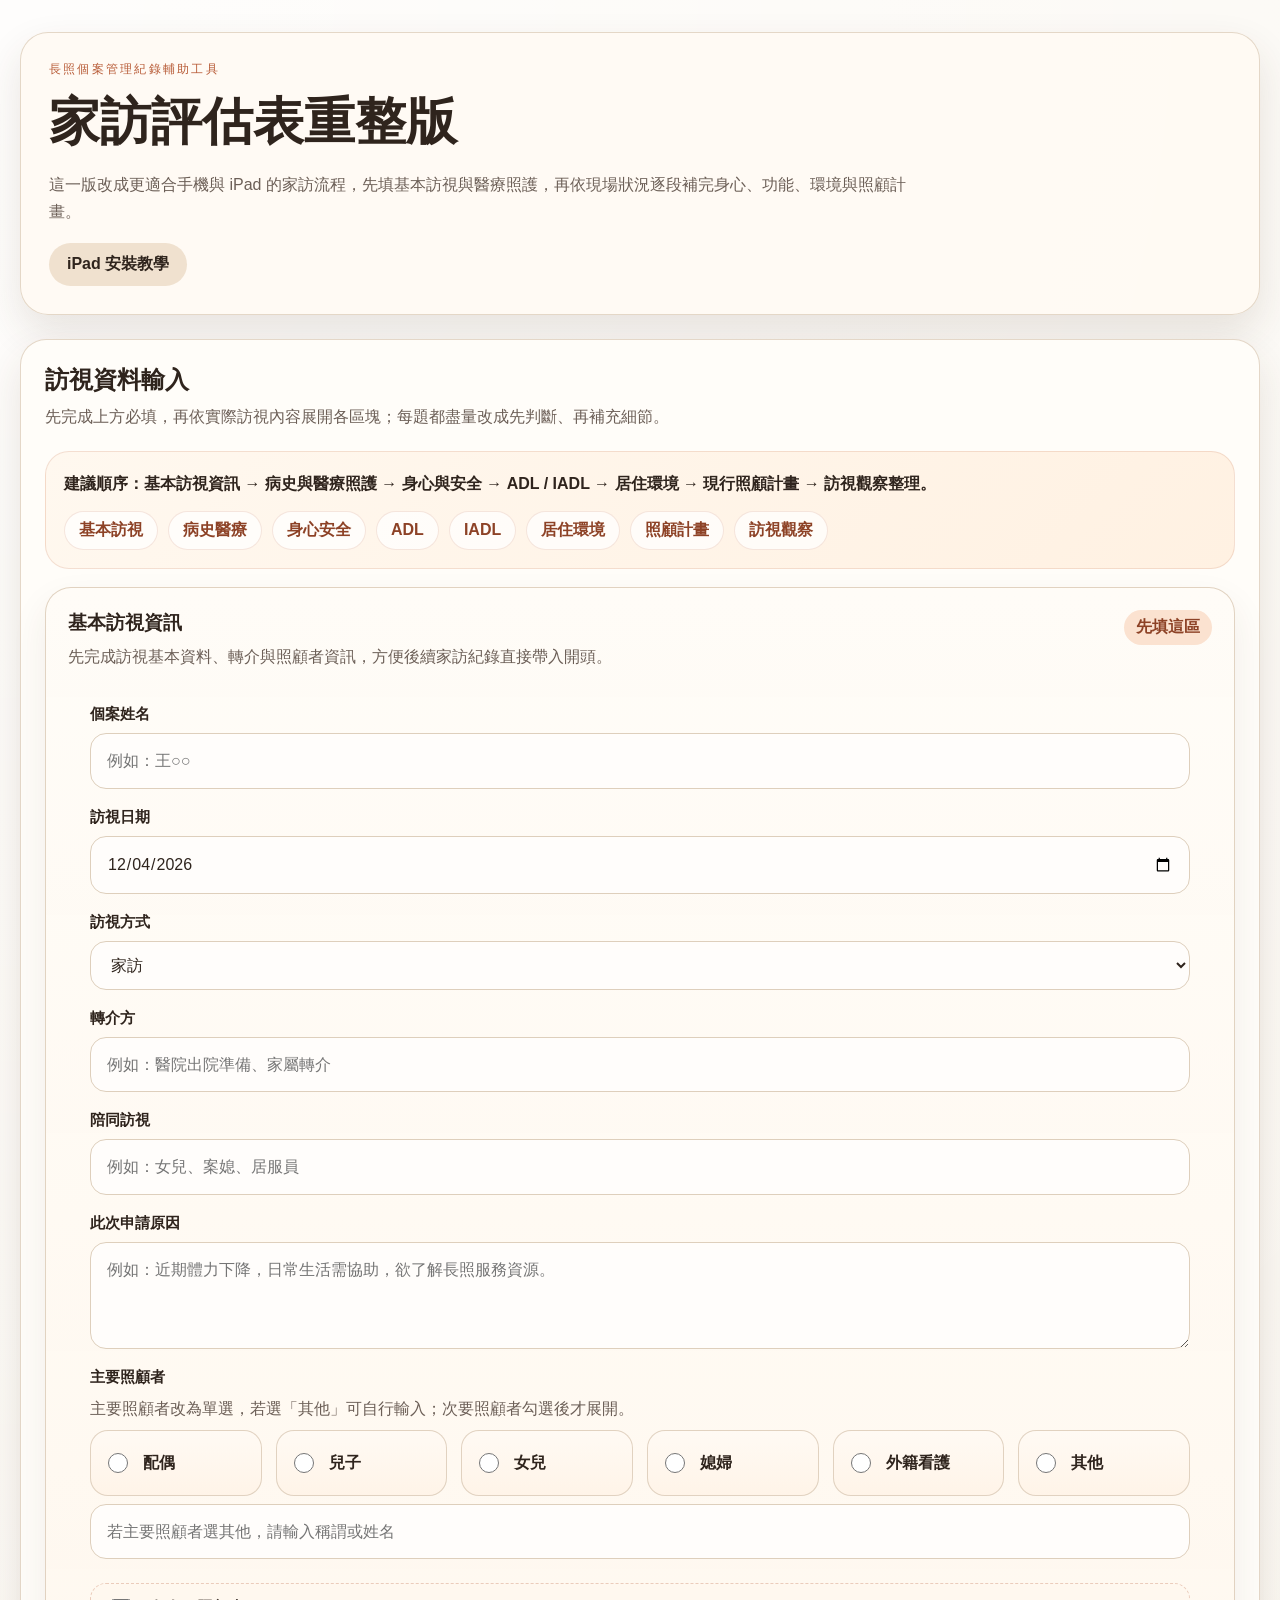
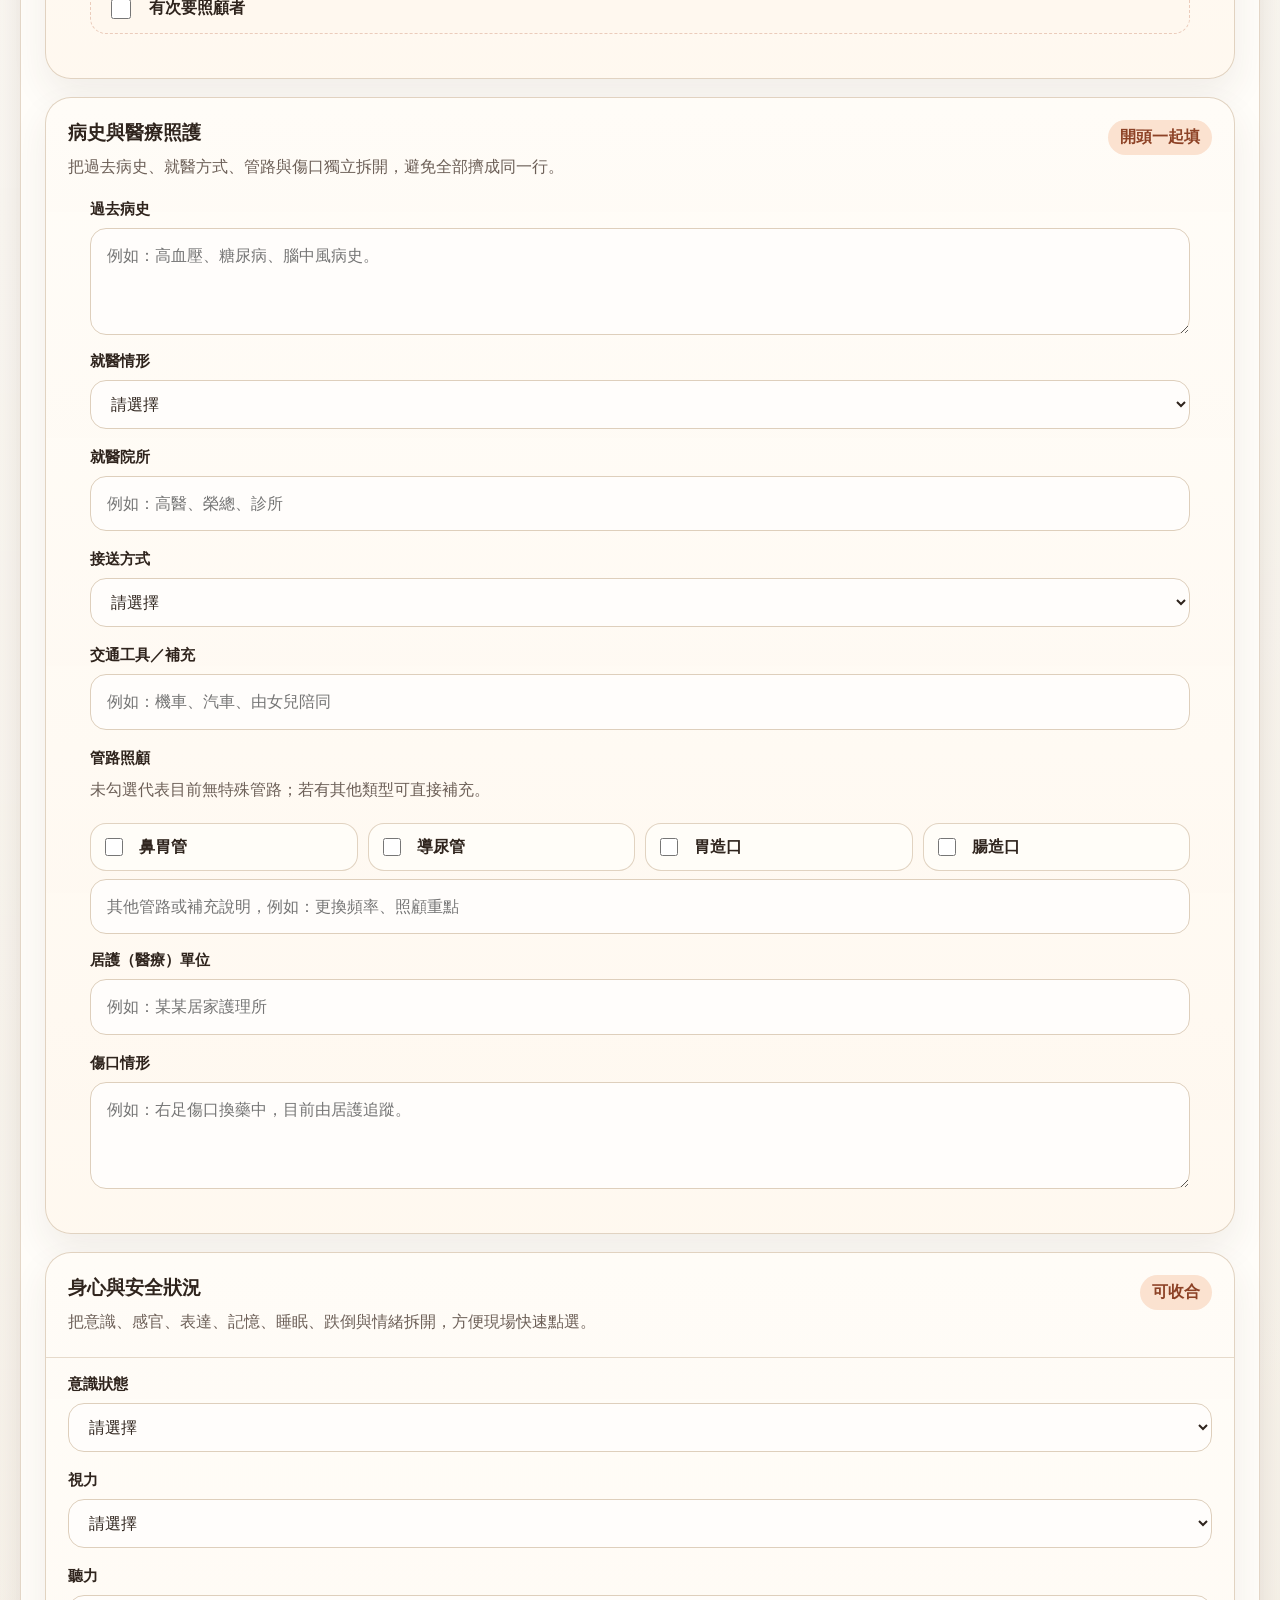
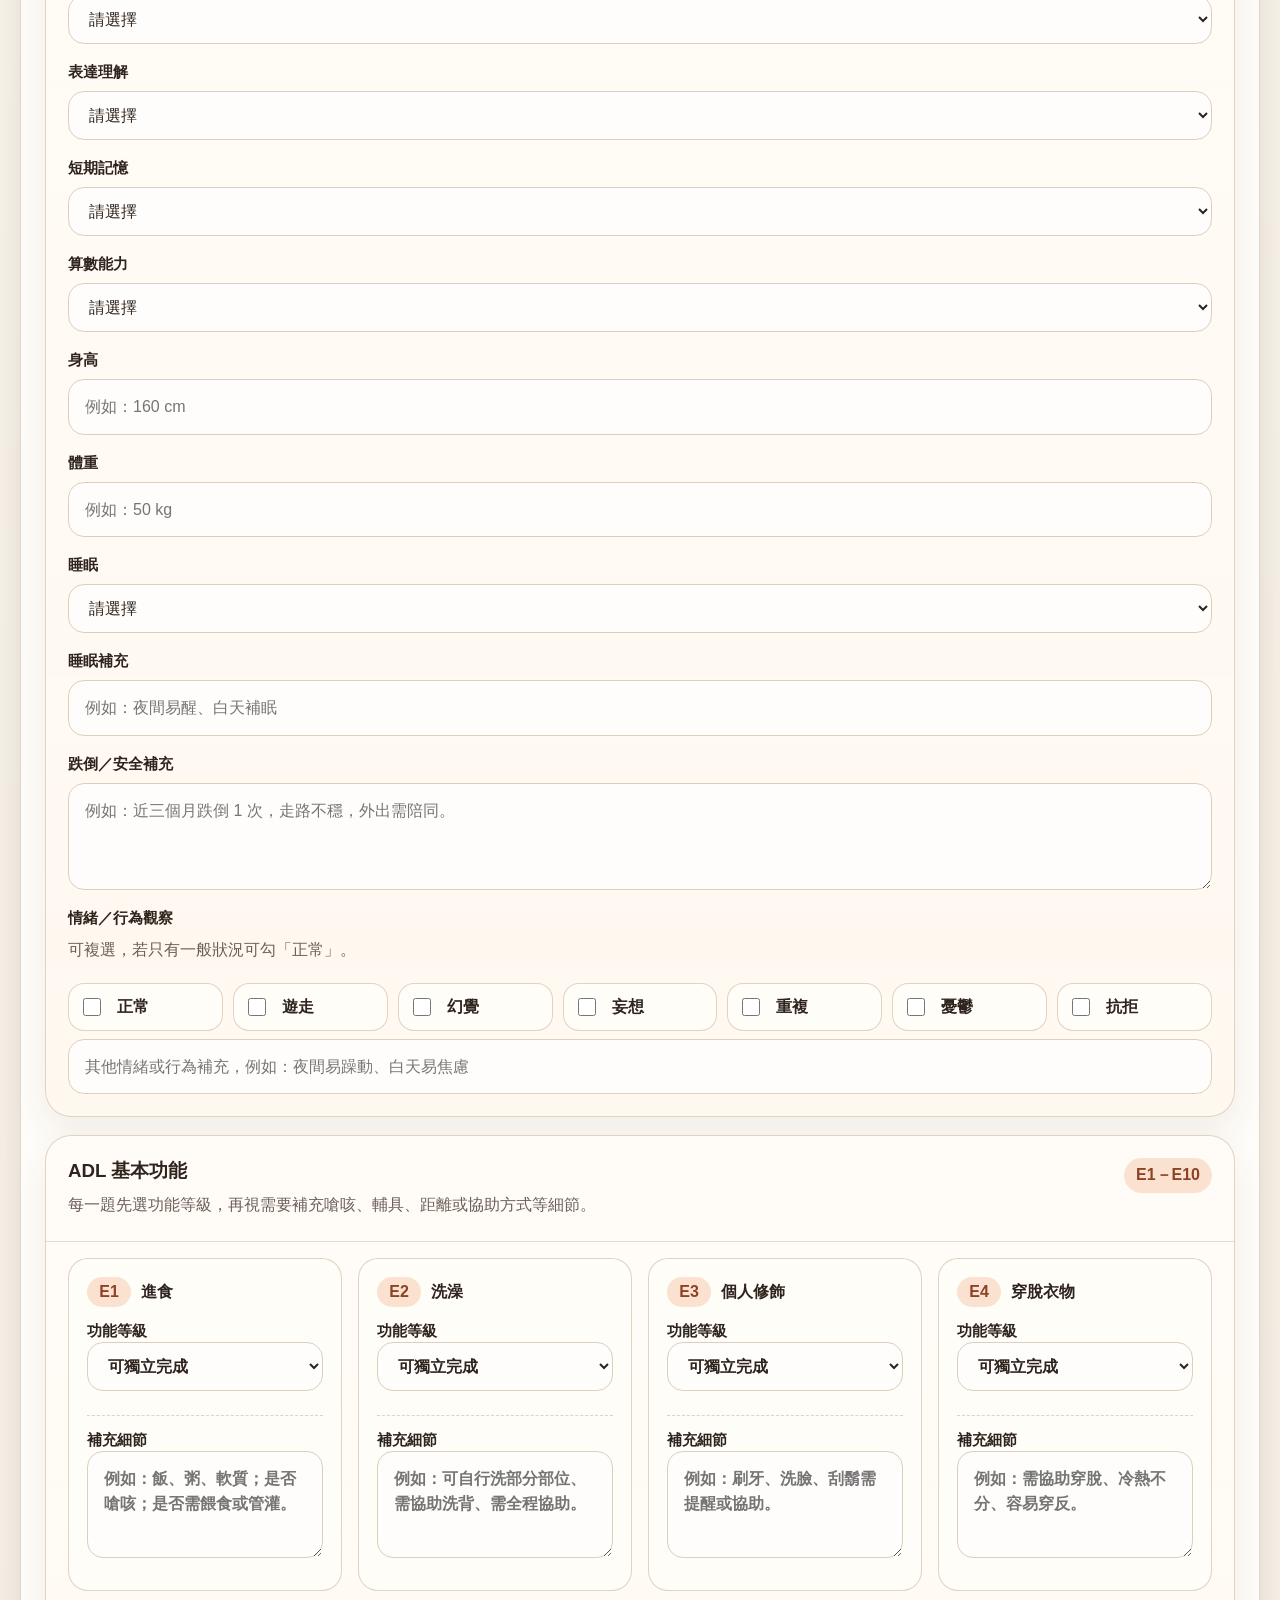
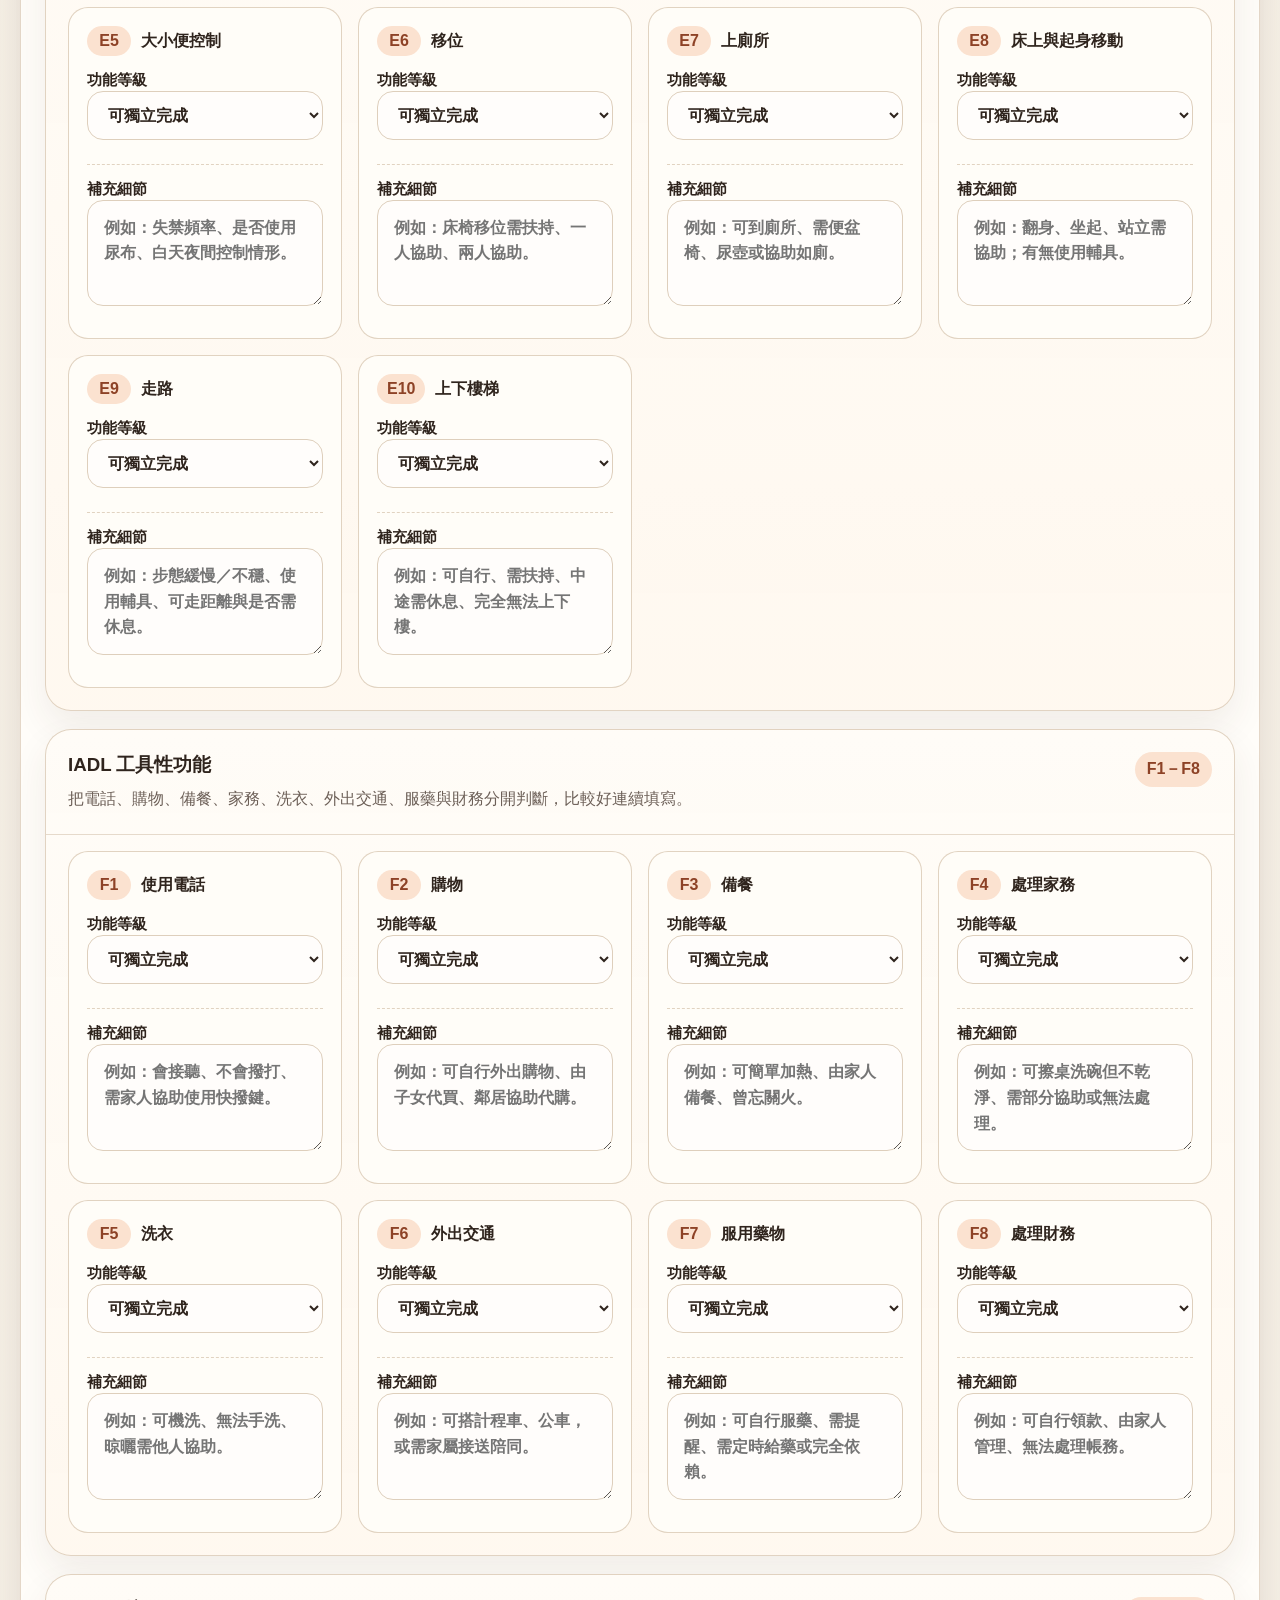
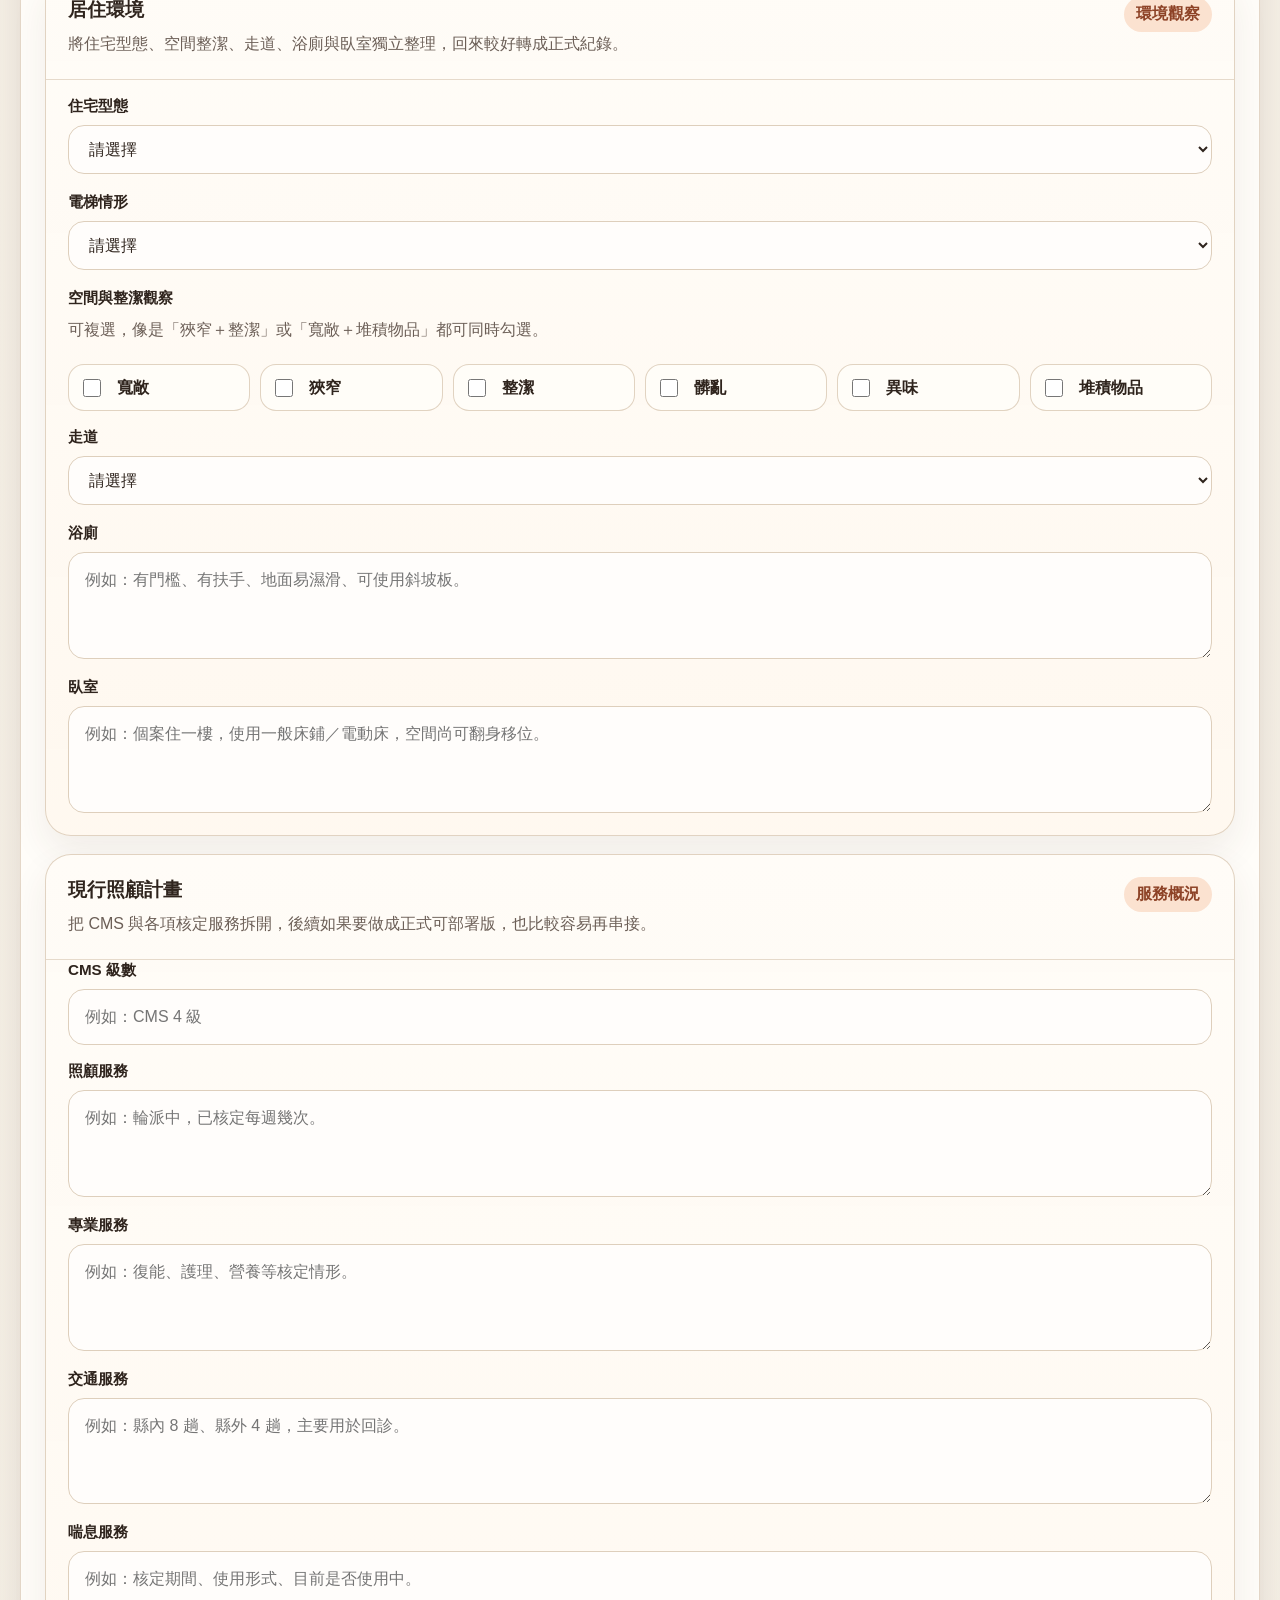
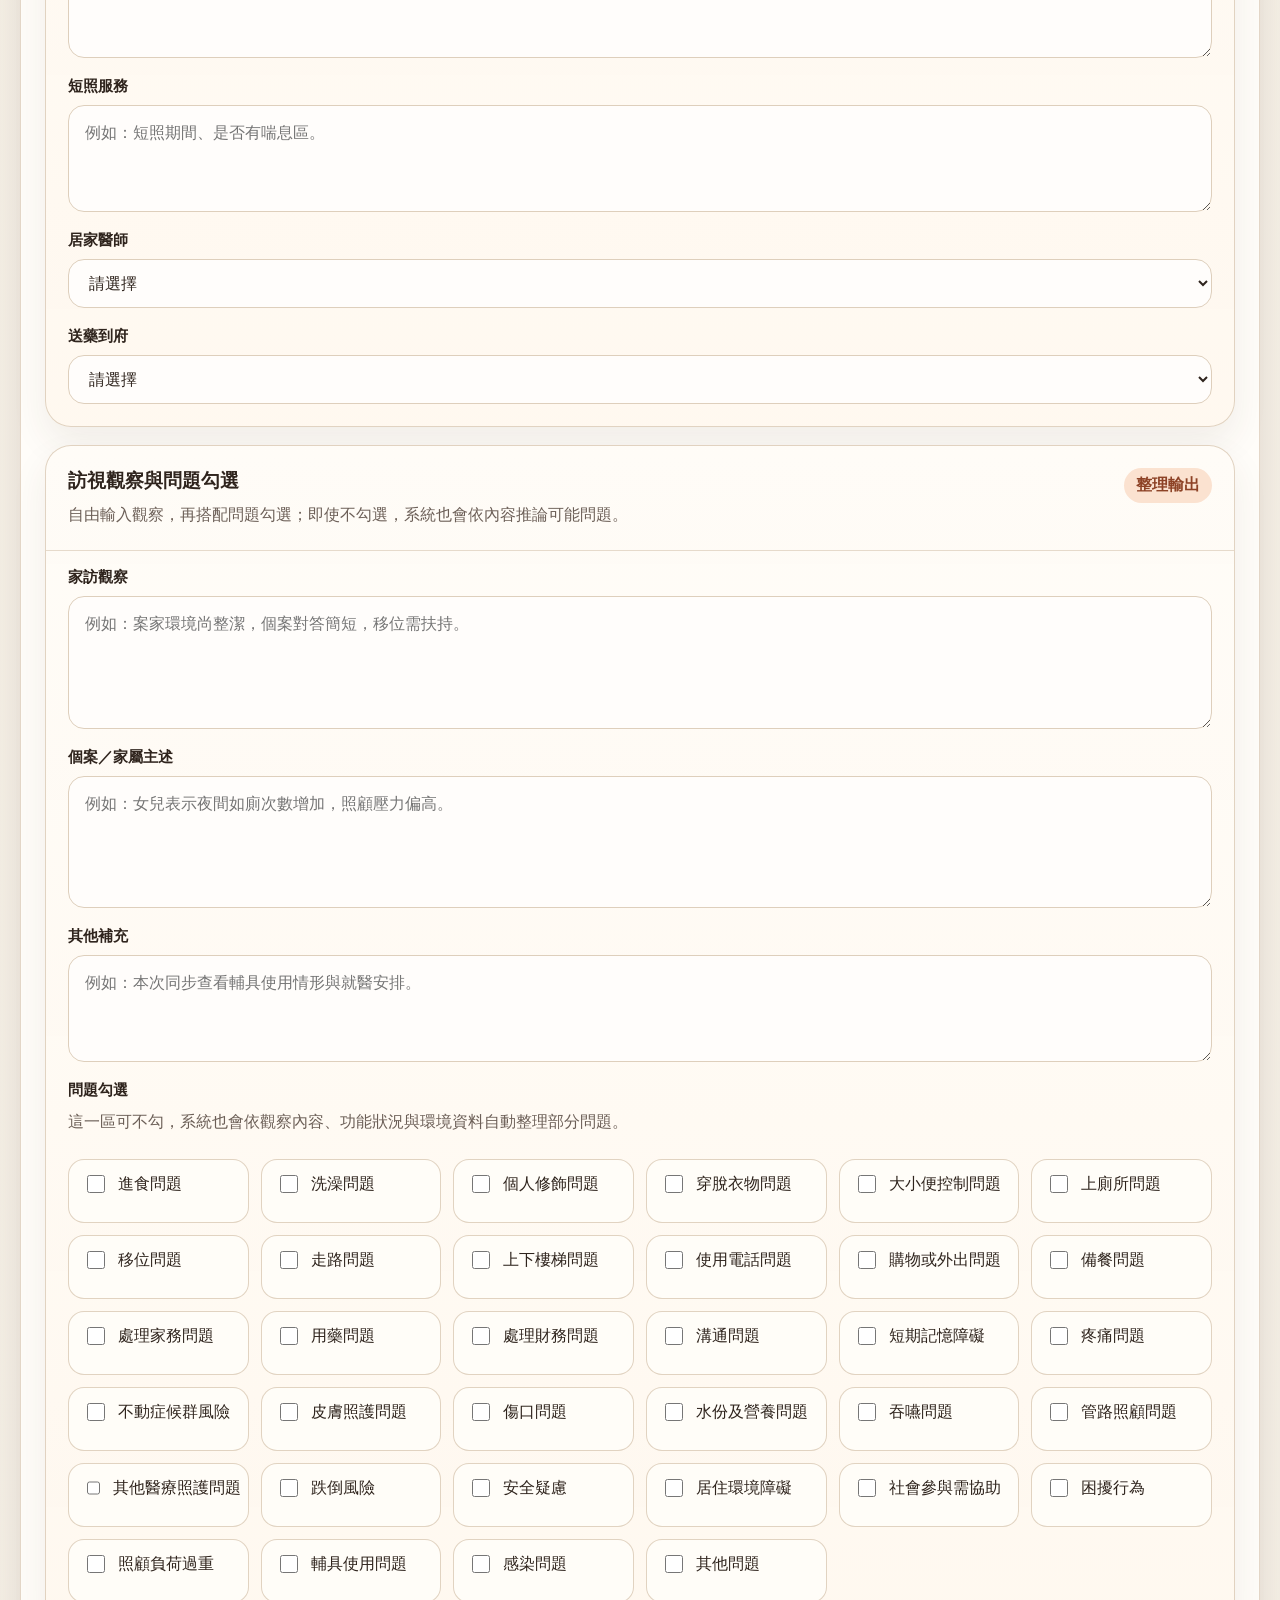
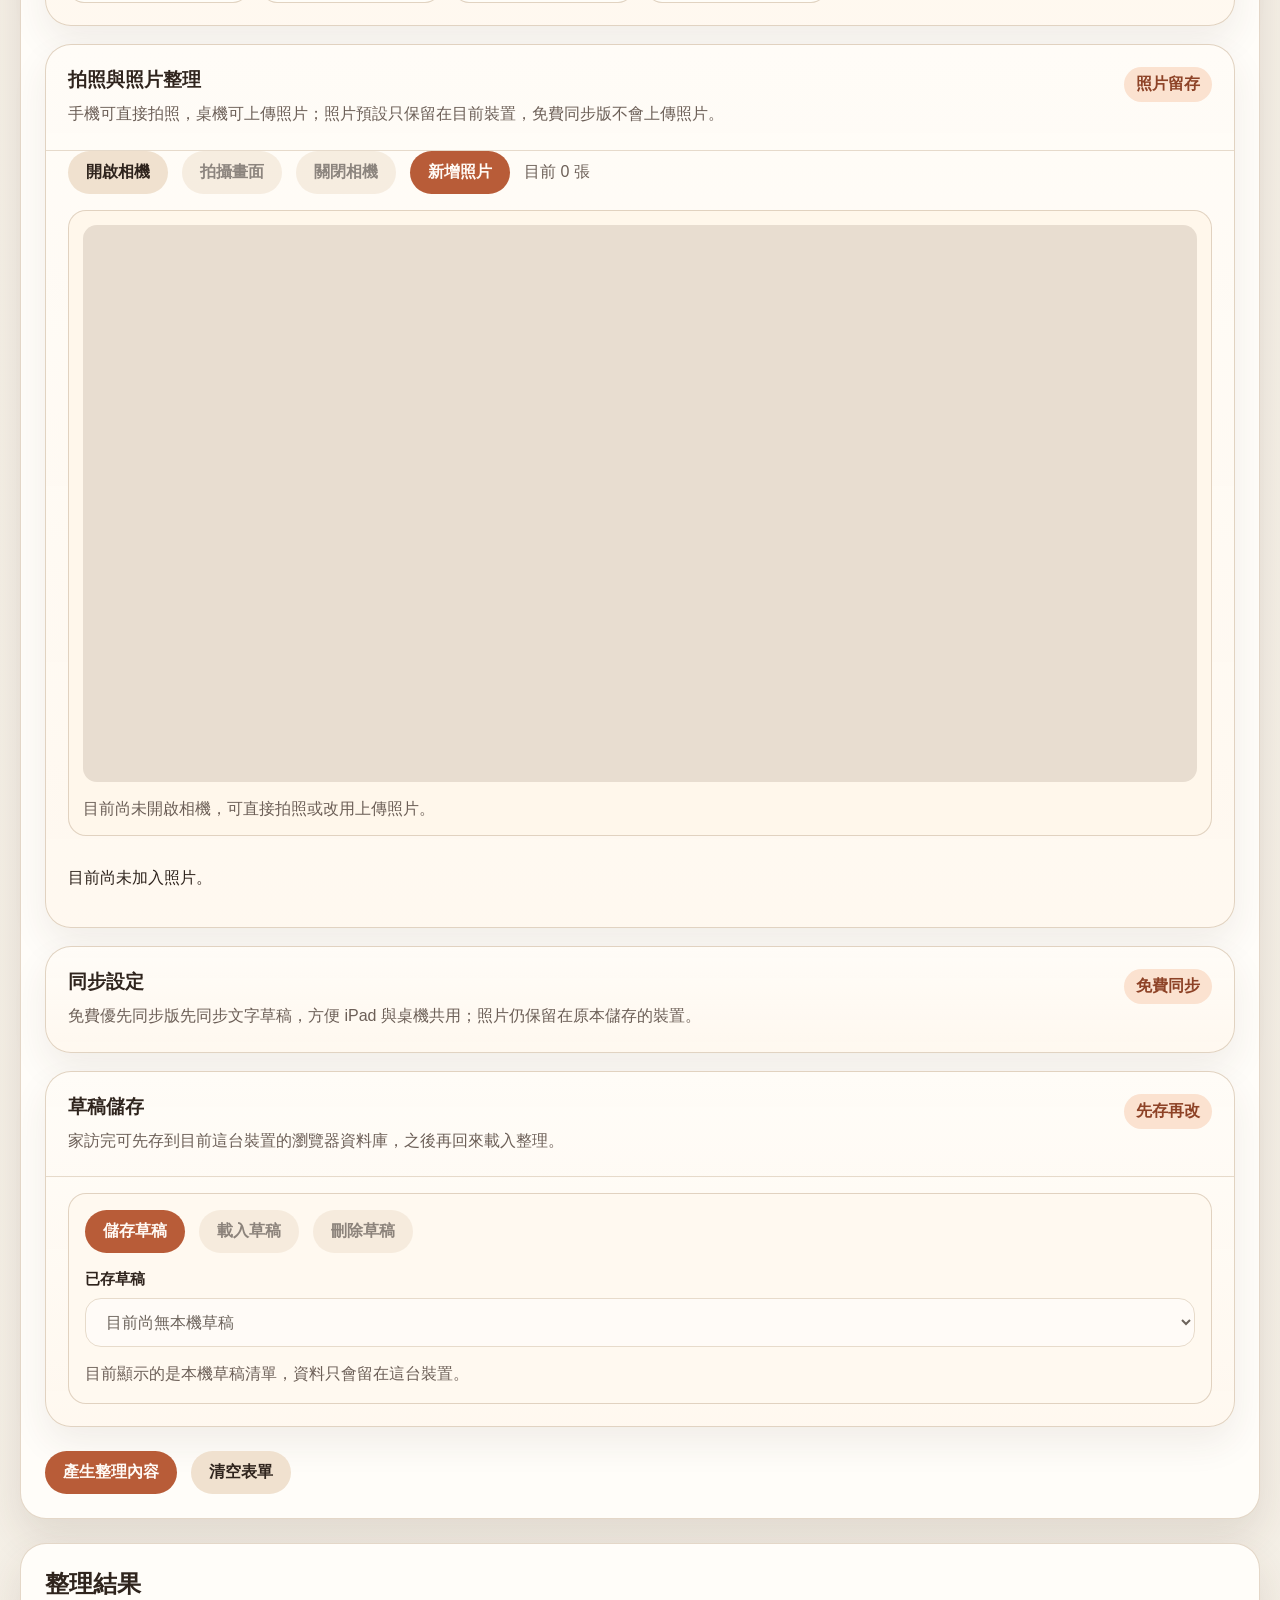
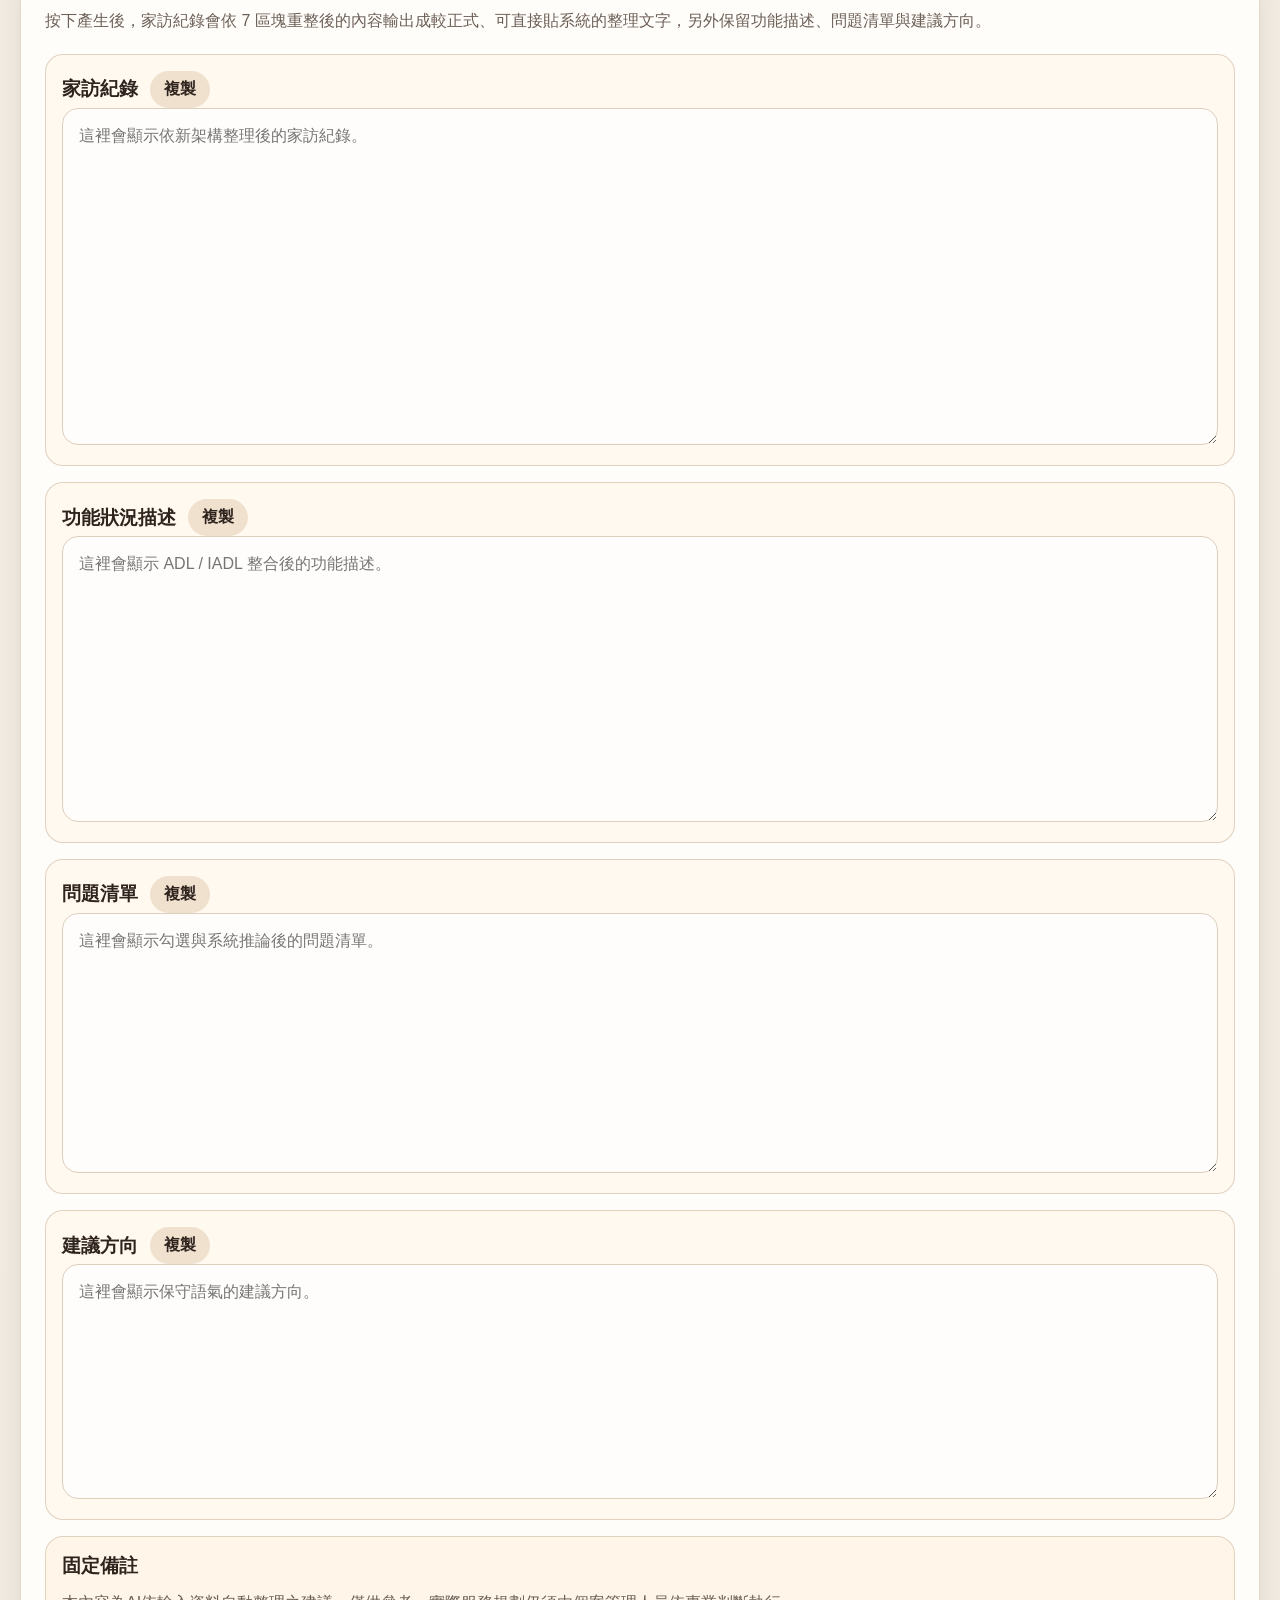
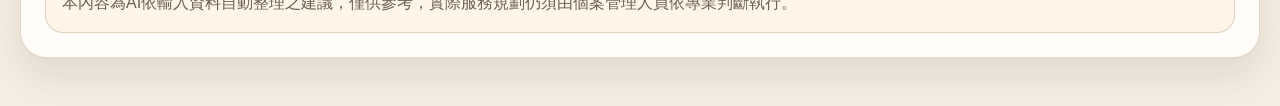
<file: docs/index.html>
<!-- 宣告這是一份 HTML5 文件。 -->
<!DOCTYPE html>
<!-- 設定網頁語系為繁體中文。 -->
<html lang="zh-Hant">
<!-- 開始網頁的標頭區塊。 -->
<head>
  <!-- 指定文字編碼為 UTF-8，避免中文亂碼。 -->
  <meta charset="UTF-8" />
  <!-- 讓手機瀏覽器使用正確的縮放方式。 -->
  <meta name="viewport" content="width=device-width, initial-scale=1.0" />
  <!-- 提供搜尋引擎與分享摘要的簡短說明。 -->
  <meta
    name="description"
    content="長照個案管理家訪紀錄輔助工具，支援家訪評估表重整、ADL/IADL 評估、拍照整理、草稿儲存與家訪紀錄輸出。"
  />
  <!-- 設定瀏覽器主題色。 -->
  <meta name="theme-color" content="#b85c38" />
  <!-- 讓 iPad / iPhone 可加入主畫面時使用獨立 App 模式。 -->
  <meta name="apple-mobile-web-app-capable" content="yes" />
  <!-- 設定 iPad / iPhone 加入主畫面後的標題。 -->
  <meta name="apple-mobile-web-app-title" content="家訪紀錄" />
  <!-- 設定 iOS 狀態列樣式。 -->
  <meta name="apple-mobile-web-app-status-bar-style" content="default" />
  <!-- 避免 iOS 自動把數字辨識成電話。 -->
  <meta name="format-detection" content="telephone=no" />
  <!-- 設定瀏覽器分頁標題。 -->
  <title>個管家訪紀錄輔助工具</title>
  <!-- 設定網站圖示。 -->
  <link rel="icon" type="image/svg+xml" href="./favicon.svg" />
  <!-- 提供 iPad / iPhone 主畫面圖示。 -->
  <link rel="apple-touch-icon" href="./favicon.svg" />
  <!-- 提供安裝到主畫面的網站設定。 -->
  <link rel="manifest" href="./manifest.webmanifest" />
  <!-- 載入外部樣式表，讓畫面更容易閱讀。 -->
  <script type="module" crossorigin src="./assets/main.js"></script>
  <link rel="stylesheet" crossorigin href="./assets/styles.css">
</head>
<!-- 開始網頁主體內容。 -->
<body>
  <!-- 外層容器用來控制整體版面寬度。 -->
  <div class="page-shell">
    <!-- 頁首區塊顯示工具名稱與用途。 -->
    <header class="hero">
      <!-- 顯示小標籤，讓使用者快速知道工具定位。 -->
      <p class="hero__eyebrow">長照個案管理紀錄輔助工具</p>
      <!-- 顯示主標題。 -->
      <h1>家訪評估表重整版</h1>
      <!-- 用白話文說明這一版的主要用途。 -->
      <p class="hero__intro">
        這一版改成更適合手機與 iPad 的家訪流程，先填基本訪視與醫療照護，再依現場狀況逐段補完身心、功能、環境與照顧計畫。
      </p>
      <!-- 顯示常用入口按鈕。 -->
      <div class="hero__actions">
        <!-- 提供 iPad 安裝教學頁連結。 -->
        <a class="button button-link button--ghost" href="./install.html">iPad 安裝教學</a>
      </div>
    </header>

    <!-- 主要內容區塊放置表單與輸出結果。 -->
    <main class="layout">
      <!-- 左側欄位放使用者輸入表單。 -->
      <section class="panel panel--form">
        <!-- 區塊標題。 -->
        <div class="panel__heading">
          <!-- 顯示輸入區名稱。 -->
          <h2>訪視資料輸入</h2>
          <!-- 提醒使用者這一區要填什麼。 -->
          <p>先完成上方必填，再依實際訪視內容展開各區塊；每題都盡量改成先判斷、再補充細節。</p>
        </div>

        <!-- 家訪表單，送出時由 JavaScript 進行整理。 -->
        <form id="visit-form" class="visit-form">
          <!-- 流程提示區。 -->
          <section class="form-section workflow-note">
            <!-- 顯示流程小提醒。 -->
            <p class="workflow-note__text">建議順序：基本訪視資訊 → 病史與醫療照護 → 身心與安全 → ADL / IADL → 居住環境 → 現行照顧計畫 → 訪視觀察整理。</p>
            <!-- 提供快速跳轉連結。 -->
            <div class="section-jump">
              <!-- 基本訪視資訊連結。 -->
              <a class="jump-link" href="#section-basic">基本訪視</a>
              <!-- 病史與醫療照護連結。 -->
              <a class="jump-link" href="#section-medical">病史醫療</a>
              <!-- 身心與安全狀況連結。 -->
              <a class="jump-link" href="#section-mental">身心安全</a>
              <!-- ADL 連結。 -->
              <a class="jump-link" href="#section-adl">ADL</a>
              <!-- IADL 連結。 -->
              <a class="jump-link" href="#section-iadl">IADL</a>
              <!-- 居住環境連結。 -->
              <a class="jump-link" href="#section-home">居住環境</a>
              <!-- 照顧計畫連結。 -->
              <a class="jump-link" href="#section-plan">照顧計畫</a>
              <!-- 訪視觀察連結。 -->
              <a class="jump-link" href="#section-notes">訪視觀察</a>
            </div>
          </section>

          <!-- 基本訪視資訊區塊。 -->
          <section id="section-basic" class="form-section form-card form-card--static">
            <!-- 區塊標題列。 -->
            <div class="form-card__summary">
              <!-- 標題文字區。 -->
              <div>
                <!-- 顯示區塊標題。 -->
                <h3>基本訪視資訊</h3>
                <!-- 顯示區塊說明。 -->
                <p class="section-note">先完成訪視基本資料、轉介與照顧者資訊，方便後續家訪紀錄直接帶入開頭。</p>
              </div>
              <!-- 顯示狀態標籤。 -->
              <span class="form-card__tag">先填這區</span>
            </div>

            <!-- 區塊內容。 -->
            <div class="form-card__body">
              <!-- 基本欄位群組。 -->
              <div class="field-grid field-grid--desktop-2">
                <!-- 個案姓名欄位。 -->
                <label class="field">
                  <!-- 顯示欄位名稱。 -->
                  <span>個案姓名</span>
                  <!-- 個案姓名輸入框。 -->
                  <input id="client-name" name="clientName" type="text" placeholder="例如：王○○" />
                </label>
                <!-- 訪視日期欄位。 -->
                <label class="field">
                  <!-- 顯示欄位名稱。 -->
                  <span>訪視日期</span>
                  <!-- 使用日期欄位方便快速選擇。 -->
                  <input id="visit-date" name="visitDate" type="date" />
                </label>
                <!-- 訪視方式欄位。 -->
                <label class="field">
                  <!-- 顯示欄位名稱。 -->
                  <span>訪視方式</span>
                  <!-- 提供家訪或電訪等選項。 -->
                  <select id="visit-type" name="visitType">
                    <!-- 預設選項。 -->
                    <option value="家訪">家訪</option>
                    <!-- 備用選項。 -->
                    <option value="電訪">電訪</option>
                  </select>
                </label>
                <!-- 轉介方欄位。 -->
                <label class="field">
                  <!-- 顯示欄位名稱。 -->
                  <span>轉介方</span>
                  <!-- 轉介方輸入框。 -->
                  <input id="referral-source" name="referralSource" type="text" placeholder="例如：醫院出院準備、家屬轉介" />
                </label>
                <!-- 陪同訪視欄位。 -->
                <label class="field field--full">
                  <!-- 顯示欄位名稱。 -->
                  <span>陪同訪視</span>
                  <!-- 陪同訪視輸入框。 -->
                  <input id="visit-companion" name="visitCompanion" type="text" placeholder="例如：女兒、案媳、居服員" />
                </label>
                <!-- 此次申請原因欄位。 -->
                <label class="field field--full">
                  <!-- 顯示欄位名稱。 -->
                  <span>此次申請原因</span>
                  <!-- 申請原因文字區。 -->
                  <textarea id="application-reason" name="applicationReason" rows="3" placeholder="例如：近期體力下降，日常生活需協助，欲了解長照服務資源。"></textarea>
                </label>
              </div>

              <!-- 主要照顧者欄位。 -->
              <div class="field field--full field-block">
                <!-- 顯示欄位名稱。 -->
                <span>主要照顧者</span>
                <!-- 顯示補充說明。 -->
                <p class="field-hint">主要照顧者改為單選，若選「其他」可自行輸入；次要照顧者勾選後才展開。</p>
                <!-- 勾選主要照顧者類型。 -->
                <div class="choice-grid">
                  <!-- 配偶選項。 -->
                  <label class="choice-item">
                    <!-- 單選按鈕。 -->
                    <input type="radio" name="primaryCaregiverOption" value="配偶" />
                    <!-- 顯示選項文字。 -->
                    <span>配偶</span>
                  </label>
                  <!-- 兒子選項。 -->
                  <label class="choice-item">
                    <!-- 單選按鈕。 -->
                    <input type="radio" name="primaryCaregiverOption" value="兒子" />
                    <!-- 顯示選項文字。 -->
                    <span>兒子</span>
                  </label>
                  <!-- 女兒選項。 -->
                  <label class="choice-item">
                    <!-- 單選按鈕。 -->
                    <input type="radio" name="primaryCaregiverOption" value="女兒" />
                    <!-- 顯示選項文字。 -->
                    <span>女兒</span>
                  </label>
                  <!-- 媳婦選項。 -->
                  <label class="choice-item">
                    <!-- 單選按鈕。 -->
                    <input type="radio" name="primaryCaregiverOption" value="媳婦" />
                    <!-- 顯示選項文字。 -->
                    <span>媳婦</span>
                  </label>
                  <!-- 外籍看護選項。 -->
                  <label class="choice-item">
                    <!-- 單選按鈕。 -->
                    <input type="radio" name="primaryCaregiverOption" value="外籍看護" />
                    <!-- 顯示選項文字。 -->
                    <span>外籍看護</span>
                  </label>
                  <!-- 其他選項。 -->
                  <label class="choice-item">
                    <!-- 單選按鈕。 -->
                    <input id="primary-caregiver-other-option" type="radio" name="primaryCaregiverOption" value="其他" />
                    <!-- 顯示選項文字。 -->
                    <span>其他</span>
                  </label>
                </div>
                <!-- 主要照顧者其他輸入欄位。 -->
                <input
                  id="primary-caregiver-other-text"
                  name="primaryCaregiverOtherText"
                  type="text"
                  placeholder="若主要照顧者選其他，請輸入稱謂或姓名"
                  disabled
                />
                <!-- 次要照顧者開關。 -->
                <label class="toggle-item">
                  <!-- 顯示是否有次要照顧者。 -->
                  <input id="has-secondary-caregiver" type="checkbox" />
                  <!-- 顯示說明文字。 -->
                  <span>有次要照顧者</span>
                </label>
                <!-- 次要照顧者區塊，勾選後再展開。 -->
                <div id="secondary-caregiver-section" class="secondary-caregiver is-hidden">
                  <!-- 顯示欄位名稱。 -->
                  <span>次要照顧者</span>
                  <!-- 勾選次要照顧者類型。 -->
                  <div class="choice-grid">
                    <!-- 配偶選項。 -->
                    <label class="choice-item">
                      <!-- 單選按鈕。 -->
                      <input type="radio" name="secondaryCaregiverOption" value="配偶" />
                      <!-- 顯示選項文字。 -->
                      <span>配偶</span>
                    </label>
                    <!-- 兒子選項。 -->
                    <label class="choice-item">
                      <!-- 單選按鈕。 -->
                      <input type="radio" name="secondaryCaregiverOption" value="兒子" />
                      <!-- 顯示選項文字。 -->
                      <span>兒子</span>
                    </label>
                    <!-- 女兒選項。 -->
                    <label class="choice-item">
                      <!-- 單選按鈕。 -->
                      <input type="radio" name="secondaryCaregiverOption" value="女兒" />
                      <!-- 顯示選項文字。 -->
                      <span>女兒</span>
                    </label>
                    <!-- 媳婦選項。 -->
                    <label class="choice-item">
                      <!-- 單選按鈕。 -->
                      <input type="radio" name="secondaryCaregiverOption" value="媳婦" />
                      <!-- 顯示選項文字。 -->
                      <span>媳婦</span>
                    </label>
                    <!-- 外籍看護選項。 -->
                    <label class="choice-item">
                      <!-- 單選按鈕。 -->
                      <input type="radio" name="secondaryCaregiverOption" value="外籍看護" />
                      <!-- 顯示選項文字。 -->
                      <span>外籍看護</span>
                    </label>
                    <!-- 其他選項。 -->
                    <label class="choice-item">
                      <!-- 單選按鈕。 -->
                      <input id="secondary-caregiver-other-option" type="radio" name="secondaryCaregiverOption" value="其他" />
                      <!-- 顯示選項文字。 -->
                      <span>其他</span>
                    </label>
                  </div>
                  <!-- 次要照顧者其他輸入欄位。 -->
                  <input
                    id="secondary-caregiver-other-text"
                    name="secondaryCaregiverOtherText"
                    type="text"
                    placeholder="若次要照顧者選其他，請輸入稱謂或姓名"
                    disabled
                  />
                </div>
              </div>
            </div>
          </section>

          <!-- 病史與醫療照護區塊。 -->
          <section id="section-medical" class="form-section form-card form-card--static">
            <!-- 區塊標題列。 -->
            <div class="form-card__summary">
              <!-- 標題文字區。 -->
              <div>
                <!-- 顯示區塊標題。 -->
                <h3>病史與醫療照護</h3>
                <!-- 顯示區塊說明。 -->
                <p class="section-note">把過去病史、就醫方式、管路與傷口獨立拆開，避免全部擠成同一行。</p>
              </div>
              <!-- 顯示狀態標籤。 -->
              <span class="form-card__tag">開頭一起填</span>
            </div>

            <!-- 區塊內容。 -->
            <div class="form-card__body">
              <!-- 病史欄位。 -->
              <label class="field field--full">
                <!-- 顯示欄位名稱。 -->
                <span>過去病史</span>
                <!-- 病史文字區。 -->
                <textarea id="past-history" name="pastHistory" rows="3" placeholder="例如：高血壓、糖尿病、腦中風病史。"></textarea>
              </label>
              <!-- 就醫與交通欄位群組。 -->
              <div class="field-grid field-grid--desktop-2">
                <!-- 就醫情形欄位。 -->
                <label class="field">
                  <!-- 顯示欄位名稱。 -->
                  <span>就醫情形</span>
                  <!-- 就醫情形下拉選單。 -->
                  <select id="medical-visit-status" name="medicalVisitStatus">
                    <!-- 預設選項。 -->
                    <option value="">請選擇</option>
                    <!-- 固定就醫選項。 -->
                    <option value="固定就醫">固定就醫</option>
                    <!-- 視需要就醫選項。 -->
                    <option value="視需要就醫">視需要就醫</option>
                    <!-- 近期少就醫選項。 -->
                    <option value="近期少就醫">近期少就醫</option>
                  </select>
                </label>
                <!-- 就醫院所欄位。 -->
                <label class="field">
                  <!-- 顯示欄位名稱。 -->
                  <span>就醫院所</span>
                  <!-- 就醫院所輸入框。 -->
                  <input id="medical-hospital" name="medicalHospital" type="text" placeholder="例如：高醫、榮總、診所" />
                </label>
                <!-- 接送方式欄位。 -->
                <label class="field">
                  <!-- 顯示欄位名稱。 -->
                  <span>接送方式</span>
                  <!-- 接送方式下拉選單。 -->
                  <select id="transport-method" name="transportMethod">
                    <!-- 預設選項。 -->
                    <option value="">請選擇</option>
                    <!-- 自行前往選項。 -->
                    <option value="自行前往">自行前往</option>
                    <!-- 家屬接送選項。 -->
                    <option value="家屬接送">家屬接送</option>
                    <!-- 復康巴士選項。 -->
                    <option value="復康巴士">復康巴士</option>
                    <!-- 計程車選項。 -->
                    <option value="計程車">計程車</option>
                    <!-- 其他選項。 -->
                    <option value="其他">其他</option>
                  </select>
                </label>
                <!-- 交通工具欄位。 -->
                <label class="field">
                  <!-- 顯示欄位名稱。 -->
                  <span>交通工具／補充</span>
                  <!-- 交通工具輸入框。 -->
                  <input id="transport-tool" name="transportTool" type="text" placeholder="例如：機車、汽車、由女兒陪同" />
                </label>
              </div>

              <!-- 管路照顧欄位。 -->
              <div class="field field--full field-block">
                <!-- 顯示欄位名稱。 -->
                <span>管路照顧</span>
                <!-- 顯示補充說明。 -->
                <p class="field-hint">未勾選代表目前無特殊管路；若有其他類型可直接補充。</p>
                <!-- 管路選項。 -->
                <div class="chip-grid">
                  <!-- 鼻胃管選項。 -->
                  <label class="chip-item">
                    <!-- 核取方塊。 -->
                    <input type="checkbox" name="tubeCare" value="鼻胃管" />
                    <!-- 顯示選項文字。 -->
                    <span>鼻胃管</span>
                  </label>
                  <!-- 導尿管選項。 -->
                  <label class="chip-item">
                    <!-- 核取方塊。 -->
                    <input type="checkbox" name="tubeCare" value="導尿管" />
                    <!-- 顯示選項文字。 -->
                    <span>導尿管</span>
                  </label>
                  <!-- 胃造口選項。 -->
                  <label class="chip-item">
                    <!-- 核取方塊。 -->
                    <input type="checkbox" name="tubeCare" value="胃造口" />
                    <!-- 顯示選項文字。 -->
                    <span>胃造口</span>
                  </label>
                  <!-- 腸造口選項。 -->
                  <label class="chip-item">
                    <!-- 核取方塊。 -->
                    <input type="checkbox" name="tubeCare" value="腸造口" />
                    <!-- 顯示選項文字。 -->
                    <span>腸造口</span>
                  </label>
                </div>
                <!-- 管路其他補充欄位。 -->
                <input id="tube-care-other" name="tubeCareOther" type="text" placeholder="其他管路或補充說明，例如：更換頻率、照顧重點" />
              </div>

              <!-- 居護與傷口欄位群組。 -->
              <div class="field-grid">
                <!-- 居護單位欄位。 -->
                <label class="field">
                  <!-- 顯示欄位名稱。 -->
                  <span>居護（醫療）單位</span>
                  <!-- 居護單位輸入框。 -->
                  <input id="home-nursing-unit" name="homeNursingUnit" type="text" placeholder="例如：某某居家護理所" />
                </label>
                <!-- 傷口欄位。 -->
                <label class="field">
                  <!-- 顯示欄位名稱。 -->
                  <span>傷口情形</span>
                  <!-- 傷口文字區。 -->
                  <textarea id="wound-status" name="woundStatus" rows="3" placeholder="例如：右足傷口換藥中，目前由居護追蹤。"></textarea>
                </label>
              </div>
            </div>
          </section>

          <!-- 身心與安全狀況區塊。 -->
          <details id="section-mental" class="form-section form-card" open>
            <!-- 可展開標題列。 -->
            <summary class="form-card__summary">
              <!-- 標題文字區。 -->
              <div>
                <!-- 顯示區塊標題。 -->
                <h3>身心與安全狀況</h3>
                <!-- 顯示區塊說明。 -->
                <p class="section-note">把意識、感官、表達、記憶、睡眠、跌倒與情緒拆開，方便現場快速點選。</p>
              </div>
              <!-- 顯示狀態標籤。 -->
              <span class="form-card__tag">可收合</span>
            </summary>

            <!-- 區塊內容。 -->
            <div class="form-card__body">
              <!-- 身心狀況欄位群組。 -->
              <div class="field-grid field-grid--desktop-2">
                <!-- 意識狀態欄位。 -->
                <label class="field">
                  <!-- 顯示欄位名稱。 -->
                  <span>意識狀態</span>
                  <!-- 意識狀態下拉選單。 -->
                  <select id="consciousness" name="consciousness">
                    <!-- 預設選項。 -->
                    <option value="">請選擇</option>
                    <!-- 清楚選項。 -->
                    <option value="清楚">清楚</option>
                    <!-- 混亂選項。 -->
                    <option value="混亂">混亂</option>
                    <!-- 呆滯選項。 -->
                    <option value="呆滯">呆滯</option>
                    <!-- 嗜睡選項。 -->
                    <option value="嗜睡">嗜睡</option>
                    <!-- 反應慢選項。 -->
                    <option value="反應慢">反應慢</option>
                  </select>
                </label>
                <!-- 視力欄位。 -->
                <label class="field">
                  <!-- 顯示欄位名稱。 -->
                  <span>視力</span>
                  <!-- 視力下拉選單。 -->
                  <select id="vision" name="vision">
                    <!-- 預設選項。 -->
                    <option value="">請選擇</option>
                    <!-- 正常選項。 -->
                    <option value="正常">正常</option>
                    <!-- 模糊選項。 -->
                    <option value="模糊">模糊</option>
                    <!-- 可見大字體選項。 -->
                    <option value="可見大字體">可見大字體</option>
                    <!-- 可見小字體選項。 -->
                    <option value="可見小字體">可見小字體</option>
                    <!-- 白內障術後選項。 -->
                    <option value="白內障術後">白內障術後</option>
                    <!-- 白內障未術選項。 -->
                    <option value="白內障未術">白內障未術</option>
                    <!-- 失明選項。 -->
                    <option value="失明">失明</option>
                  </select>
                </label>
                <!-- 聽力欄位。 -->
                <label class="field">
                  <!-- 顯示欄位名稱。 -->
                  <span>聽力</span>
                  <!-- 聽力下拉選單。 -->
                  <select id="hearing" name="hearing">
                    <!-- 預設選項。 -->
                    <option value="">請選擇</option>
                    <!-- 正常選項。 -->
                    <option value="正常">正常</option>
                    <!-- 輕度受損選項。 -->
                    <option value="輕度受損">輕度受損</option>
                    <!-- 中度受損選項。 -->
                    <option value="中度受損">中度受損</option>
                    <!-- 重度受損選項。 -->
                    <option value="重度受損">重度受損</option>
                    <!-- 使用助聽器選項。 -->
                    <option value="使用助聽器">使用助聽器</option>
                  </select>
                </label>
                <!-- 表達理解欄位。 -->
                <label class="field">
                  <!-- 顯示欄位名稱。 -->
                  <span>表達理解</span>
                  <!-- 表達理解下拉選單。 -->
                  <select id="expression-understanding" name="expressionUnderstanding">
                    <!-- 預設選項。 -->
                    <option value="">請選擇</option>
                    <!-- 正常選項。 -->
                    <option value="正常">正常</option>
                    <!-- 含糊不清選項。 -->
                    <option value="含糊不清">含糊不清</option>
                    <!-- 答非所問選項。 -->
                    <option value="答非所問">答非所問</option>
                  </select>
                </label>
                <!-- 短期記憶欄位。 -->
                <label class="field">
                  <!-- 顯示欄位名稱。 -->
                  <span>短期記憶</span>
                  <!-- 短期記憶下拉選單。 -->
                  <select id="short-term-memory" name="shortTermMemory">
                    <!-- 預設選項。 -->
                    <option value="">請選擇</option>
                    <!-- 正常選項。 -->
                    <option value="正常">正常</option>
                    <!-- 偶有遺忘選項。 -->
                    <option value="偶有遺忘">偶有遺忘</option>
                    <!-- 明顯障礙選項。 -->
                    <option value="明顯障礙">明顯障礙</option>
                  </select>
                </label>
                <!-- 算數能力欄位。 -->
                <label class="field">
                  <!-- 顯示欄位名稱。 -->
                  <span>算數能力</span>
                  <!-- 算數能力下拉選單。 -->
                  <select id="arithmetic-ability" name="arithmeticAbility">
                    <!-- 預設選項。 -->
                    <option value="">請選擇</option>
                    <!-- 正常選項。 -->
                    <option value="正常">正常</option>
                    <!-- 需提示選項。 -->
                    <option value="需提示">需提示</option>
                    <!-- 困難選項。 -->
                    <option value="困難">困難</option>
                  </select>
                </label>
                <!-- 身高欄位。 -->
                <label class="field">
                  <!-- 顯示欄位名稱。 -->
                  <span>身高</span>
                  <!-- 身高輸入框。 -->
                  <input id="height" name="height" type="text" placeholder="例如：160 cm" />
                </label>
                <!-- 體重欄位。 -->
                <label class="field">
                  <!-- 顯示欄位名稱。 -->
                  <span>體重</span>
                  <!-- 體重輸入框。 -->
                  <input id="weight" name="weight" type="text" placeholder="例如：50 kg" />
                </label>
                <!-- 睡眠欄位。 -->
                <label class="field">
                  <!-- 顯示欄位名稱。 -->
                  <span>睡眠</span>
                  <!-- 睡眠下拉選單。 -->
                  <select id="sleep-status" name="sleepStatus">
                    <!-- 預設選項。 -->
                    <option value="">請選擇</option>
                    <!-- 正常選項。 -->
                    <option value="正常">正常</option>
                    <!-- 失眠未服藥選項。 -->
                    <option value="失眠（未服藥）">失眠（未服藥）</option>
                    <!-- 失眠有服藥選項。 -->
                    <option value="失眠（有服藥）">失眠（有服藥）</option>
                    <!-- 日夜顛倒選項。 -->
                    <option value="日夜顛倒">日夜顛倒</option>
                  </select>
                </label>
                <!-- 睡眠補充欄位。 -->
                <label class="field">
                  <!-- 顯示欄位名稱。 -->
                  <span>睡眠補充</span>
                  <!-- 睡眠補充輸入框。 -->
                  <input id="sleep-detail" name="sleepDetail" type="text" placeholder="例如：夜間易醒、白天補眠" />
                </label>
                <!-- 跌倒補充欄位。 -->
                <label class="field field--full">
                  <!-- 顯示欄位名稱。 -->
                  <span>跌倒／安全補充</span>
                  <!-- 跌倒補充文字區。 -->
                  <textarea id="fall-record" name="fallRecord" rows="3" placeholder="例如：近三個月跌倒 1 次，走路不穩，外出需陪同。"></textarea>
                </label>
              </div>

              <!-- 情緒與行為欄位。 -->
              <div class="field field--full field-block">
                <!-- 顯示欄位名稱。 -->
                <span>情緒／行為觀察</span>
                <!-- 顯示補充說明。 -->
                <p class="field-hint">可複選，若只有一般狀況可勾「正常」。</p>
                <!-- 情緒與行為選項。 -->
                <div class="chip-grid">
                  <!-- 正常選項。 -->
                  <label class="chip-item">
                    <!-- 核取方塊。 -->
                    <input type="checkbox" name="emotionBehavior" value="正常" />
                    <!-- 顯示選項文字。 -->
                    <span>正常</span>
                  </label>
                  <!-- 遊走選項。 -->
                  <label class="chip-item">
                    <!-- 核取方塊。 -->
                    <input type="checkbox" name="emotionBehavior" value="遊走" />
                    <!-- 顯示選項文字。 -->
                    <span>遊走</span>
                  </label>
                  <!-- 幻覺選項。 -->
                  <label class="chip-item">
                    <!-- 核取方塊。 -->
                    <input type="checkbox" name="emotionBehavior" value="幻覺" />
                    <!-- 顯示選項文字。 -->
                    <span>幻覺</span>
                  </label>
                  <!-- 妄想選項。 -->
                  <label class="chip-item">
                    <!-- 核取方塊。 -->
                    <input type="checkbox" name="emotionBehavior" value="妄想" />
                    <!-- 顯示選項文字。 -->
                    <span>妄想</span>
                  </label>
                  <!-- 重複選項。 -->
                  <label class="chip-item">
                    <!-- 核取方塊。 -->
                    <input type="checkbox" name="emotionBehavior" value="重複" />
                    <!-- 顯示選項文字。 -->
                    <span>重複</span>
                  </label>
                  <!-- 憂鬱選項。 -->
                  <label class="chip-item">
                    <!-- 核取方塊。 -->
                    <input type="checkbox" name="emotionBehavior" value="憂鬱" />
                    <!-- 顯示選項文字。 -->
                    <span>憂鬱</span>
                  </label>
                  <!-- 抗拒選項。 -->
                  <label class="chip-item">
                    <!-- 核取方塊。 -->
                    <input type="checkbox" name="emotionBehavior" value="抗拒" />
                    <!-- 顯示選項文字。 -->
                    <span>抗拒</span>
                  </label>
                </div>
                <!-- 情緒與行為其他補充。 -->
                <input id="emotion-other" name="emotionOther" type="text" placeholder="其他情緒或行為補充，例如：夜間易躁動、白天易焦慮" />
              </div>
            </div>
          </details>

          <!-- ADL 區塊。 -->
          <details id="section-adl" class="form-section form-card" open>
            <!-- 可展開標題列。 -->
            <summary class="form-card__summary">
              <!-- 標題文字區。 -->
              <div>
                <!-- 顯示區塊標題。 -->
                <h3>ADL 基本功能</h3>
                <!-- 顯示區塊說明。 -->
                <p class="section-note">每一題先選功能等級，再視需要補充嗆咳、輔具、距離或協助方式等細節。</p>
              </div>
              <!-- 顯示狀態標籤。 -->
              <span class="form-card__tag">E1－E10</span>
            </summary>

            <!-- 區塊內容。 -->
            <div class="form-card__body">
              <!-- 放置 ADL 選項的容器。 -->
              <div id="adl-fields" class="rating-grid"></div>
            </div>
          </details>

          <!-- IADL 區塊。 -->
          <details id="section-iadl" class="form-section form-card" open>
            <!-- 可展開標題列。 -->
            <summary class="form-card__summary">
              <!-- 標題文字區。 -->
              <div>
                <!-- 顯示區塊標題。 -->
                <h3>IADL 工具性功能</h3>
                <!-- 顯示區塊說明。 -->
                <p class="section-note">把電話、購物、備餐、家務、洗衣、外出交通、服藥與財務分開判斷，比較好連續填寫。</p>
              </div>
              <!-- 顯示狀態標籤。 -->
              <span class="form-card__tag">F1－F8</span>
            </summary>

            <!-- 區塊內容。 -->
            <div class="form-card__body">
              <!-- 放置 IADL 選項的容器。 -->
              <div id="iadl-fields" class="rating-grid"></div>
            </div>
          </details>

          <!-- 居住環境區塊。 -->
          <details id="section-home" class="form-section form-card" open>
            <!-- 可展開標題列。 -->
            <summary class="form-card__summary">
              <!-- 標題文字區。 -->
              <div>
                <!-- 顯示區塊標題。 -->
                <h3>居住環境</h3>
                <!-- 顯示區塊說明。 -->
                <p class="section-note">將住宅型態、空間整潔、走道、浴廁與臥室獨立整理，回來較好轉成正式紀錄。</p>
              </div>
              <!-- 顯示狀態標籤。 -->
              <span class="form-card__tag">環境觀察</span>
            </summary>

            <!-- 區塊內容。 -->
            <div class="form-card__body">
              <!-- 住宅類型欄位群組。 -->
              <div class="field-grid field-grid--desktop-2">
                <!-- 住宅型態欄位。 -->
                <label class="field">
                  <!-- 顯示欄位名稱。 -->
                  <span>住宅型態</span>
                  <!-- 住宅型態下拉選單。 -->
                  <select id="home-type" name="homeType">
                    <!-- 預設選項。 -->
                    <option value="">請選擇</option>
                    <!-- 透天厝選項。 -->
                    <option value="透天厝">透天厝</option>
                    <!-- 平房選項。 -->
                    <option value="平房">平房</option>
                    <!-- 三合院選項。 -->
                    <option value="三合院">三合院</option>
                    <!-- 公寓選項。 -->
                    <option value="公寓">公寓</option>
                    <!-- 其他選項。 -->
                    <option value="其他">其他</option>
                  </select>
                </label>
                <!-- 電梯情形欄位。 -->
                <label class="field">
                  <!-- 顯示欄位名稱。 -->
                  <span>電梯情形</span>
                  <!-- 電梯情形下拉選單。 -->
                  <select id="home-elevator" name="homeElevator">
                    <!-- 預設選項。 -->
                    <option value="">請選擇</option>
                    <!-- 不適用選項。 -->
                    <option value="不適用">不適用</option>
                    <!-- 有電梯選項。 -->
                    <option value="有電梯">有電梯</option>
                    <!-- 無電梯選項。 -->
                    <option value="無電梯">無電梯</option>
                  </select>
                </label>
              </div>

              <!-- 環境標記欄位。 -->
              <div class="field field--full field-block">
                <!-- 顯示欄位名稱。 -->
                <span>空間與整潔觀察</span>
                <!-- 顯示補充說明。 -->
                <p class="field-hint">可複選，像是「狹窄＋整潔」或「寬敞＋堆積物品」都可同時勾選。</p>
                <!-- 環境標記選項。 -->
                <div class="chip-grid">
                  <!-- 寬敞選項。 -->
                  <label class="chip-item">
                    <!-- 核取方塊。 -->
                    <input type="checkbox" name="environmentTags" value="寬敞" />
                    <!-- 顯示選項文字。 -->
                    <span>寬敞</span>
                  </label>
                  <!-- 狹窄選項。 -->
                  <label class="chip-item">
                    <!-- 核取方塊。 -->
                    <input type="checkbox" name="environmentTags" value="狹窄" />
                    <!-- 顯示選項文字。 -->
                    <span>狹窄</span>
                  </label>
                  <!-- 整潔選項。 -->
                  <label class="chip-item">
                    <!-- 核取方塊。 -->
                    <input type="checkbox" name="environmentTags" value="整潔" />
                    <!-- 顯示選項文字。 -->
                    <span>整潔</span>
                  </label>
                  <!-- 髒亂選項。 -->
                  <label class="chip-item">
                    <!-- 核取方塊。 -->
                    <input type="checkbox" name="environmentTags" value="髒亂" />
                    <!-- 顯示選項文字。 -->
                    <span>髒亂</span>
                  </label>
                  <!-- 異味選項。 -->
                  <label class="chip-item">
                    <!-- 核取方塊。 -->
                    <input type="checkbox" name="environmentTags" value="異味" />
                    <!-- 顯示選項文字。 -->
                    <span>異味</span>
                  </label>
                  <!-- 堆積物品選項。 -->
                  <label class="chip-item">
                    <!-- 核取方塊。 -->
                    <input type="checkbox" name="environmentTags" value="堆積物品" />
                    <!-- 顯示選項文字。 -->
                    <span>堆積物品</span>
                  </label>
                </div>
              </div>

              <!-- 走道與浴廁欄位群組。 -->
              <div class="field-grid">
                <!-- 走道欄位。 -->
                <label class="field">
                  <!-- 顯示欄位名稱。 -->
                  <span>走道</span>
                  <!-- 走道下拉選單。 -->
                  <select id="corridor-status" name="corridorStatus">
                    <!-- 預設選項。 -->
                    <option value="">請選擇</option>
                    <!-- 平坦選項。 -->
                    <option value="平坦">平坦</option>
                    <!-- 有門檻選項。 -->
                    <option value="有門檻">有門檻</option>
                    <!-- 動線狹窄選項。 -->
                    <option value="動線狹窄">動線狹窄</option>
                    <!-- 需留意安全選項。 -->
                    <option value="需留意安全">需留意安全</option>
                  </select>
                </label>
                <!-- 浴廁欄位。 -->
                <label class="field">
                  <!-- 顯示欄位名稱。 -->
                  <span>浴廁</span>
                  <!-- 浴廁文字區。 -->
                  <textarea id="bathroom-status" name="bathroomStatus" rows="3" placeholder="例如：有門檻、有扶手、地面易濕滑、可使用斜坡板。"></textarea>
                </label>
                <!-- 臥室欄位。 -->
                <label class="field field--full">
                  <!-- 顯示欄位名稱。 -->
                  <span>臥室</span>
                  <!-- 臥室文字區。 -->
                  <textarea id="bedroom-status" name="bedroomStatus" rows="3" placeholder="例如：個案住一樓，使用一般床鋪／電動床，空間尚可翻身移位。"></textarea>
                </label>
              </div>
            </div>
          </details>

          <!-- 現行照顧計畫區塊。 -->
          <details id="section-plan" class="form-section form-card" open>
            <!-- 可展開標題列。 -->
            <summary class="form-card__summary">
              <!-- 標題文字區。 -->
              <div>
                <!-- 顯示區塊標題。 -->
                <h3>現行照顧計畫</h3>
                <!-- 顯示區塊說明。 -->
                <p class="section-note">把 CMS 與各項核定服務拆開，後續如果要做成正式可部署版，也比較容易再串接。</p>
              </div>
              <!-- 顯示狀態標籤。 -->
              <span class="form-card__tag">服務概況</span>
            </summary>

            <!-- 區塊內容。 -->
            <div class="form-card__body">
              <!-- CMS 欄位。 -->
              <label class="field">
                <!-- 顯示欄位名稱。 -->
                <span>CMS 級數</span>
                <!-- CMS 輸入框。 -->
                <input id="cms-level" name="cmsLevel" type="text" placeholder="例如：CMS 4 級" />
              </label>
              <!-- 各項服務欄位群組。 -->
              <div class="field-grid">
                <!-- 照顧服務欄位。 -->
                <label class="field">
                  <!-- 顯示欄位名稱。 -->
                  <span>照顧服務</span>
                  <!-- 照顧服務文字區。 -->
                  <textarea id="care-service" name="careService" rows="3" placeholder="例如：輪派中，已核定每週幾次。"></textarea>
                </label>
                <!-- 專業服務欄位。 -->
                <label class="field">
                  <!-- 顯示欄位名稱。 -->
                  <span>專業服務</span>
                  <!-- 專業服務文字區。 -->
                  <textarea id="professional-service" name="professionalService" rows="3" placeholder="例如：復能、護理、營養等核定情形。"></textarea>
                </label>
                <!-- 交通服務欄位。 -->
                <label class="field">
                  <!-- 顯示欄位名稱。 -->
                  <span>交通服務</span>
                  <!-- 交通服務文字區。 -->
                  <textarea id="transport-service" name="transportService" rows="3" placeholder="例如：縣內 8 趟、縣外 4 趟，主要用於回診。"></textarea>
                </label>
                <!-- 喘息服務欄位。 -->
                <label class="field">
                  <!-- 顯示欄位名稱。 -->
                  <span>喘息服務</span>
                  <!-- 喘息服務文字區。 -->
                  <textarea id="respite-service" name="respiteService" rows="3" placeholder="例如：核定期間、使用形式、目前是否使用中。"></textarea>
                </label>
                <!-- 短照服務欄位。 -->
                <label class="field">
                  <!-- 顯示欄位名稱。 -->
                  <span>短照服務</span>
                  <!-- 短照服務文字區。 -->
                  <textarea id="short-care-service" name="shortCareService" rows="3" placeholder="例如：短照期間、是否有喘息區。"></textarea>
                </label>
                <!-- 居家醫師欄位。 -->
                <label class="field">
                  <!-- 顯示欄位名稱。 -->
                  <span>居家醫師</span>
                  <!-- 居家醫師下拉選單。 -->
                  <select id="home-doctor" name="homeDoctor">
                    <!-- 預設選項。 -->
                    <option value="">請選擇</option>
                    <!-- 同意選項。 -->
                    <option value="同意">同意</option>
                    <!-- 不同意選項。 -->
                    <option value="不同意">不同意</option>
                    <!-- 未討論選項。 -->
                    <option value="未討論">未討論</option>
                  </select>
                </label>
                <!-- 送藥到府欄位。 -->
                <label class="field">
                  <!-- 顯示欄位名稱。 -->
                  <span>送藥到府</span>
                  <!-- 送藥到府下拉選單。 -->
                  <select id="medicine-delivery" name="medicineDelivery">
                    <!-- 預設選項。 -->
                    <option value="">請選擇</option>
                    <!-- 同意選項。 -->
                    <option value="同意">同意</option>
                    <!-- 不同意選項。 -->
                    <option value="不同意">不同意</option>
                    <!-- 未討論選項。 -->
                    <option value="未討論">未討論</option>
                  </select>
                </label>
              </div>
            </div>
          </details>

          <!-- 訪視觀察與問題勾選區塊。 -->
          <details id="section-notes" class="form-section form-card" open>
            <!-- 可展開標題列。 -->
            <summary class="form-card__summary">
              <!-- 標題文字區。 -->
              <div>
                <!-- 顯示區塊標題。 -->
                <h3>訪視觀察與問題勾選</h3>
                <!-- 顯示區塊說明。 -->
                <p class="section-note">自由輸入觀察，再搭配問題勾選；即使不勾選，系統也會依內容推論可能問題。</p>
              </div>
              <!-- 顯示狀態標籤。 -->
              <span class="form-card__tag">整理輸出</span>
            </summary>

            <!-- 區塊內容。 -->
            <div class="form-card__body">
              <!-- 欄位群組用來排列文字輸入框。 -->
              <div class="field-grid">
                <!-- 家訪觀察欄位。 -->
                <label class="field">
                  <!-- 顯示欄位名稱。 -->
                  <span>家訪觀察</span>
                  <!-- 讓使用者輸入現場觀察內容。 -->
                  <textarea id="observation" name="observation" rows="4" placeholder="例如：案家環境尚整潔，個案對答簡短，移位需扶持。"></textarea>
                </label>
                <!-- 個案或家屬主述欄位。 -->
                <label class="field">
                  <!-- 顯示欄位名稱。 -->
                  <span>個案／家屬主述</span>
                  <!-- 讓使用者記錄主要回饋。 -->
                  <textarea id="statement" name="statement" rows="4" placeholder="例如：女兒表示夜間如廁次數增加，照顧壓力偏高。"></textarea>
                </label>
                <!-- 其他補充欄位。 -->
                <label class="field field--full">
                  <!-- 顯示欄位名稱。 -->
                  <span>其他補充</span>
                  <!-- 讓使用者補充未涵蓋資訊。 -->
                  <textarea id="extra-note" name="extraNote" rows="3" placeholder="例如：本次同步查看輔具使用情形與就醫安排。"></textarea>
                </label>
              </div>

              <!-- 問題勾選欄位。 -->
              <div class="field field--full field-block">
                <!-- 顯示欄位名稱。 -->
                <span>問題勾選</span>
                <!-- 顯示補充說明。 -->
                <p class="field-hint">這一區可不勾，系統也會依觀察內容、功能狀況與環境資料自動整理部分問題。</p>
                <!-- 放置問題核取方塊的容器。 -->
                <div id="issue-fields" class="check-grid"></div>
              </div>
            </div>
          </details>

          <!-- 照片區塊。 -->
          <details class="form-section form-card" open>
            <!-- 可展開標題列。 -->
            <summary class="form-card__summary">
              <!-- 標題文字區。 -->
              <div>
                <!-- 顯示區塊標題。 -->
                <h3>拍照與照片整理</h3>
                <!-- 顯示區塊說明。 -->
                <p class="section-note">手機可直接拍照，桌機可上傳照片；照片預設只保留在目前裝置，免費同步版不會上傳照片。</p>
              </div>
              <!-- 顯示狀態標籤。 -->
              <span class="form-card__tag">照片留存</span>
            </summary>

            <!-- 區塊內容。 -->
            <div class="form-card__body">
              <!-- 拍照控制區。 -->
              <div class="photo-actions">
                <!-- 開啟裝置相機。 -->
                <button id="start-camera" class="button button--ghost" type="button">開啟相機</button>
                <!-- 拍攝目前畫面。 -->
                <button id="capture-photo" class="button button--ghost" type="button">拍攝畫面</button>
                <!-- 關閉相機串流。 -->
                <button id="stop-camera" class="button button--ghost" type="button">關閉相機</button>
                <!-- 使用 label 包住 input 讓按鈕比較好看。 -->
                <label class="button button--primary" for="photo-input">新增照片</label>
                <!-- 檔案輸入支援多張圖片與手機相機。 -->
                <input id="photo-input" type="file" accept="image/*" capture="environment" multiple />
                <!-- 顯示已選照片數量。 -->
                <span id="photo-count" class="photo-count">目前 0 張</span>
              </div>
              <!-- 相機預覽區塊。 -->
              <div class="camera-box">
                <!-- 顯示相機畫面預覽。 -->
                <video id="camera-preview" autoplay playsinline muted></video>
                <!-- 顯示相機狀態文字。 -->
                <p id="camera-status" class="camera-status">目前尚未開啟相機，可直接拍照或改用上傳照片。</p>
                <!-- 畫布用來把相機畫面轉成圖片。 -->
                <canvas id="capture-canvas"></canvas>
              </div>
              <!-- 照片預覽容器。 -->
              <div id="photo-preview" class="photo-grid"></div>
            </div>
          </details>

          <!-- 免費優先同步區塊。 -->
          <details class="form-section form-card">
            <!-- 可展開標題列。 -->
            <summary class="form-card__summary">
              <!-- 標題文字區。 -->
              <div>
                <!-- 顯示區塊標題。 -->
                <h3>同步設定</h3>
                <!-- 顯示區塊說明。 -->
                <p class="section-note">免費優先同步版先同步文字草稿，方便 iPad 與桌機共用；照片仍保留在原本儲存的裝置。</p>
              </div>
              <!-- 顯示狀態標籤。 -->
              <span class="form-card__tag">免費同步</span>
            </summary>

            <!-- 區塊內容。 -->
            <div class="form-card__body">
              <!-- 同步設定外框。 -->
              <div class="sync-box">
                <!-- 顯示目前同步模式與狀態。 -->
                <div class="sync-summary">
                  <!-- 顯示目前使用中的草稿模式。 -->
                  <p class="sync-mode-row">
                    <!-- 顯示標題文字。 -->
                    <span>目前模式</span>
                    <!-- 顯示目前是本機或雲端草稿。 -->
                    <strong id="sync-mode-badge" class="mode-badge">本機模式</strong>
                  </p>
                  <!-- 顯示同步狀態說明。 -->
                  <p id="sync-status" class="sync-status">尚未設定個人雲端同步，目前草稿只會存放在這台裝置。</p>
                  <!-- 顯示使用者現在該做的下一步。 -->
                  <p id="sync-next-step" class="sync-next-step">下一步：請先貼上整段 firebaseConfig，再按下「儲存同步設定」。</p>
                </div>
                <!-- 顯示同步設定流程，讓使用者知道目前做到哪一步。 -->
                <div class="sync-steps">
                  <!-- 顯示步驟區標題。 -->
                  <p class="sync-steps__title">設定步驟</p>
                  <!-- 使用有順序的清單呈現四個步驟。 -->
                  <ol class="sync-step-list">
                    <!-- 第一步：貼上 Firebase 設定。 -->
                    <li id="sync-step-config" class="sync-step is-current">1. 貼上 Firebase 設定</li>
                    <!-- 第二步：儲存同步設定。 -->
                    <li id="sync-step-save" class="sync-step">2. 按下儲存同步設定</li>
                    <!-- 第三步：註冊或登入個人帳號。 -->
                    <li id="sync-step-auth" class="sync-step">3. 使用自己的 Email 註冊或登入</li>
                    <!-- 第四步：開始把新草稿存進個人雲端。 -->
                    <li id="sync-step-cloud" class="sync-step">4. 之後新草稿才會進入個人雲端</li>
                  </ol>
                </div>
                <!-- Firebase 設定輸入區。 -->
                <label class="field">
                  <!-- 顯示欄位名稱。 -->
                  <span>Firebase 網頁設定</span>
                  <!-- 讓使用者可直接貼上 Firebase 設定內容。 -->
                  <textarea
                    id="firebase-config"
                    rows="6"
                    placeholder="可直接貼上 { ... }、const firebaseConfig = { ... };，或 Firebase Console 複製的整段 Web 程式碼；系統會自動抓出 firebaseConfig。"
                  ></textarea>
                </label>
                <!-- 顯示可接受的貼法說明。 -->
                <p class="field-hint">
                  可直接貼上 <code>{ ... }</code>、<code>const firebaseConfig = { ... };</code>，也可直接貼整段 Web 初始化程式碼；不用手動刪掉
                  <code>measurementId</code>、<code>initializeApp</code> 或 <code>getAnalytics</code> 相關行。
                </p>
                <!-- 同步設定按鈕列。 -->
                <div class="sync-actions">
                  <!-- 儲存 Firebase 設定。 -->
                  <button id="save-sync-config" type="button" class="button button--primary">儲存同步設定</button>
                  <!-- 清除 Firebase 設定。 -->
                  <button id="clear-sync-config" type="button" class="button button--ghost">清除同步設定</button>
                </div>
                <!-- 顯示簡短操作提醒。 -->
                <p class="sync-help">
                  第一次設定時，請先到 Firebase 開啟 Email/Password 登入與 Firestore。這一版只會同步文字資料，照片仍留在原本拍攝的裝置。
                </p>
                <!-- 顯示 Firebase 後台設定重點。 -->
                <div class="sync-guide">
                  <!-- 顯示小標題。 -->
                  <h4>Firebase 後台設定重點</h4>
                  <!-- 顯示白話說明。 -->
                  <p class="sync-guide__intro">這個 APP 使用 Email / Password + Firestore；如果是第一次設定，照下面三步即可。</p>
                  <!-- 用清單整理後台操作步驟。 -->
                  <ol class="sync-guide__list">
                    <!-- 顯示 Authentication 設定說明。 -->
                    <li><strong>Authentication &gt; 登入方法</strong>：啟用「電子郵件/密碼」，不要開「電子郵件連結」。Dynamic Links 提醒可先忽略。</li>
                    <!-- 顯示 Firestore 資料庫說明。 -->
                    <li><strong>Firestore Database</strong>：確認資料庫已建立，且為 Native mode。</li>
                    <!-- 顯示資料路徑與規則說明。 -->
                    <li><strong>資料路徑與規則</strong>：雲端草稿只會寫入 <code>users/{uid}/drafts/{draftId}</code>，每位使用者只能讀寫自己的資料。</li>
                  </ol>
                  <!-- 顯示可直接複製的 Firestore 規則。 -->
                  <label class="field">
                    <!-- 顯示欄位名稱。 -->
                    <span>Firestore 規則</span>
                    <!-- 提供可複製的規則內容。 -->
                    <textarea id="firestore-rules-snippet" class="code-textarea" rows="16" readonly>// 固定使用 Firestore 規則第 2 版。
rules_version = '2';
service cloud.firestore {
  // 套用到預設資料庫。
  match /databases/{database}/documents {
    // 只允許存取自己的雲端草稿。
    match /users/{userId}/drafts/{draftId} {
      // 必須先登入，且 uid 要和路徑中的 userId 相同。
      allow read, write: if request.auth != null &amp;&amp; request.auth.uid == userId;
    }

    // 其他所有文件一律拒絕。
    match /{document=**} {
      // 不開放讀取與寫入。
      allow read, write: if false;
    }
  }
}</textarea>
                  </label>
                  <!-- 顯示規則複製按鈕。 -->
                  <div class="sync-actions sync-actions--compact">
                    <!-- 提供一鍵複製規則。 -->
                    <button type="button" class="button button--ghost" data-copy-target="firestore-rules-snippet">複製 Firestore 規則</button>
                  </div>
                  <!-- 顯示同步範圍提醒。 -->
                  <p class="sync-help sync-help--compact">
                    同步上雲的內容包含表單文字、ADL / IADL、問題勾選與訪視觀察；照片仍只存在原本拍攝或上傳的裝置。
                  </p>
                </div>
                <!-- 帳號登入欄位區塊。 -->
                <div class="field-grid field-grid--desktop-2">
                  <!-- Email 欄位。 -->
                  <label class="field">
                    <!-- 顯示欄位名稱。 -->
                    <span>Email</span>
                    <!-- 讓使用者輸入登入 Email。 -->
                    <input id="sync-email" type="email" placeholder="例如：you@example.com" autocomplete="username" />
                  </label>
                  <!-- 密碼欄位。 -->
                  <label class="field">
                    <!-- 顯示欄位名稱。 -->
                    <span>密碼</span>
                    <!-- 讓使用者輸入登入密碼。 -->
                    <input id="sync-password" type="password" placeholder="至少 6 碼" autocomplete="current-password" />
                  </label>
                </div>
                <!-- 帳號操作按鈕列。 -->
                <div class="sync-actions">
                  <!-- 建立同步帳號。 -->
                  <button id="register-sync-account" type="button" class="button button--ghost">註冊帳號</button>
                  <!-- 登入同步帳號。 -->
                  <button id="login-sync-account" type="button" class="button button--primary">登入同步</button>
                  <!-- 登出同步帳號。 -->
                  <button id="logout-sync-account" type="button" class="button button--ghost">登出同步</button>
                </div>
              </div>
            </div>
          </details>

          <!-- 草稿儲存區塊。 -->
          <details class="form-section form-card" open>
            <!-- 可展開標題列。 -->
            <summary class="form-card__summary">
              <!-- 標題文字區。 -->
              <div>
                <!-- 顯示區塊標題。 -->
                <h3>草稿儲存</h3>
                <!-- 說明目前草稿儲存位置。 -->
                <p id="draft-section-note" class="section-note">家訪完可先存到目前這台裝置或同步帳號，再回來載入整理。</p>
              </div>
              <!-- 顯示狀態標籤。 -->
              <span class="form-card__tag">先存再改</span>
            </summary>

            <!-- 區塊內容。 -->
            <div class="form-card__body">
              <!-- 草稿操作區。 -->
              <div class="draft-box">
                <!-- 草稿操作按鈕列。 -->
                <div class="draft-actions">
                  <!-- 儲存新草稿。 -->
                  <button id="save-draft" type="button" class="button button--primary">儲存草稿</button>
                  <!-- 載入選取草稿。 -->
                  <button id="load-draft" type="button" class="button button--ghost">載入草稿</button>
                  <!-- 刪除選取草稿。 -->
                  <button id="delete-draft" type="button" class="button button--ghost">刪除草稿</button>
                </div>
                <!-- 草稿選擇清單。 -->
                <label class="field">
                  <!-- 顯示欄位名稱。 -->
                  <span>已存草稿</span>
                  <!-- 顯示目前已儲存的草稿。 -->
                  <select id="draft-select">
                    <!-- 預設提示。 -->
                    <option value="">目前尚無草稿</option>
                  </select>
                </label>
                <!-- 顯示草稿狀態文字。 -->
                <p id="draft-status" class="draft-status">草稿會存放在目前這台裝置或你的同步帳號中，不會自動送出。</p>
              </div>
            </div>
          </details>

          <!-- 操作按鈕列。 -->
          <div class="form-actions form-actions--footer">
            <!-- 送出表單並產生整理結果。 -->
            <button type="submit" class="button button--primary">產生整理內容</button>
            <!-- 重設表單讓使用者快速重新開始。 -->
            <button type="reset" class="button button--ghost">清空表單</button>
          </div>
        </form>
      </section>

      <!-- 右側欄位放系統整理後的結果。 -->
      <section class="panel panel--output">
        <!-- 區塊標題。 -->
        <div class="panel__heading">
          <!-- 顯示輸出區名稱。 -->
          <h2>整理結果</h2>
          <!-- 說明輸出用途。 -->
          <p>按下產生後，家訪紀錄會依 7 區塊重整後的內容輸出成較正式、可直接貼系統的整理文字，另外保留功能描述、問題清單與建議方向。</p>
        </div>

        <!-- 輸出卡片群組。 -->
        <div class="output-stack">
          <!-- 家訪紀錄輸出卡片。 -->
          <article class="output-card">
            <!-- 卡片標題列。 -->
            <div class="output-card__header">
              <!-- 顯示欄位名稱。 -->
              <h3>家訪紀錄</h3>
              <!-- 複製按鈕。 -->
              <button class="button button--small" data-copy-target="visit-record-output" type="button">複製</button>
            </div>
            <!-- 顯示產出的文字結果。 -->
            <textarea id="visit-record-output" rows="12" readonly placeholder="這裡會顯示依新架構整理後的家訪紀錄。"></textarea>
          </article>

          <!-- 功能描述輸出卡片。 -->
          <article class="output-card">
            <!-- 卡片標題列。 -->
            <div class="output-card__header">
              <!-- 顯示欄位名稱。 -->
              <h3>功能狀況描述</h3>
              <!-- 複製按鈕。 -->
              <button class="button button--small" data-copy-target="function-output" type="button">複製</button>
            </div>
            <!-- 顯示產出的文字結果。 -->
            <textarea id="function-output" rows="10" readonly placeholder="這裡會顯示 ADL / IADL 整合後的功能描述。"></textarea>
          </article>

          <!-- 問題清單輸出卡片。 -->
          <article class="output-card">
            <!-- 卡片標題列。 -->
            <div class="output-card__header">
              <!-- 顯示欄位名稱。 -->
              <h3>問題清單</h3>
              <!-- 複製按鈕。 -->
              <button class="button button--small" data-copy-target="problem-output" type="button">複製</button>
            </div>
            <!-- 顯示產出的文字結果。 -->
            <textarea id="problem-output" rows="9" readonly placeholder="這裡會顯示勾選與系統推論後的問題清單。"></textarea>
          </article>

          <!-- 建議方向輸出卡片。 -->
          <article class="output-card">
            <!-- 卡片標題列。 -->
            <div class="output-card__header">
              <!-- 顯示欄位名稱。 -->
              <h3>建議方向</h3>
              <!-- 複製按鈕。 -->
              <button class="button button--small" data-copy-target="suggestion-output" type="button">複製</button>
            </div>
            <!-- 顯示產出的文字結果。 -->
            <textarea id="suggestion-output" rows="8" readonly placeholder="這裡會顯示保守語氣的建議方向。"></textarea>
          </article>

          <!-- 固定提醒區塊。 -->
          <article class="output-card output-card--note">
            <!-- 顯示固定備註標題。 -->
            <h3>固定備註</h3>
            <!-- 顯示每次都要附上的提醒。 -->
            <p id="fixed-note">
              本內容為AI依輸入資料自動整理之建議，僅供參考，實際服務規劃仍須由個案管理人員依專業判斷執行。
            </p>
          </article>
        </div>
      </section>
    </main>
  </div>

  <!-- 載入主要功能腳本。 -->
</body>
</html>
</file>
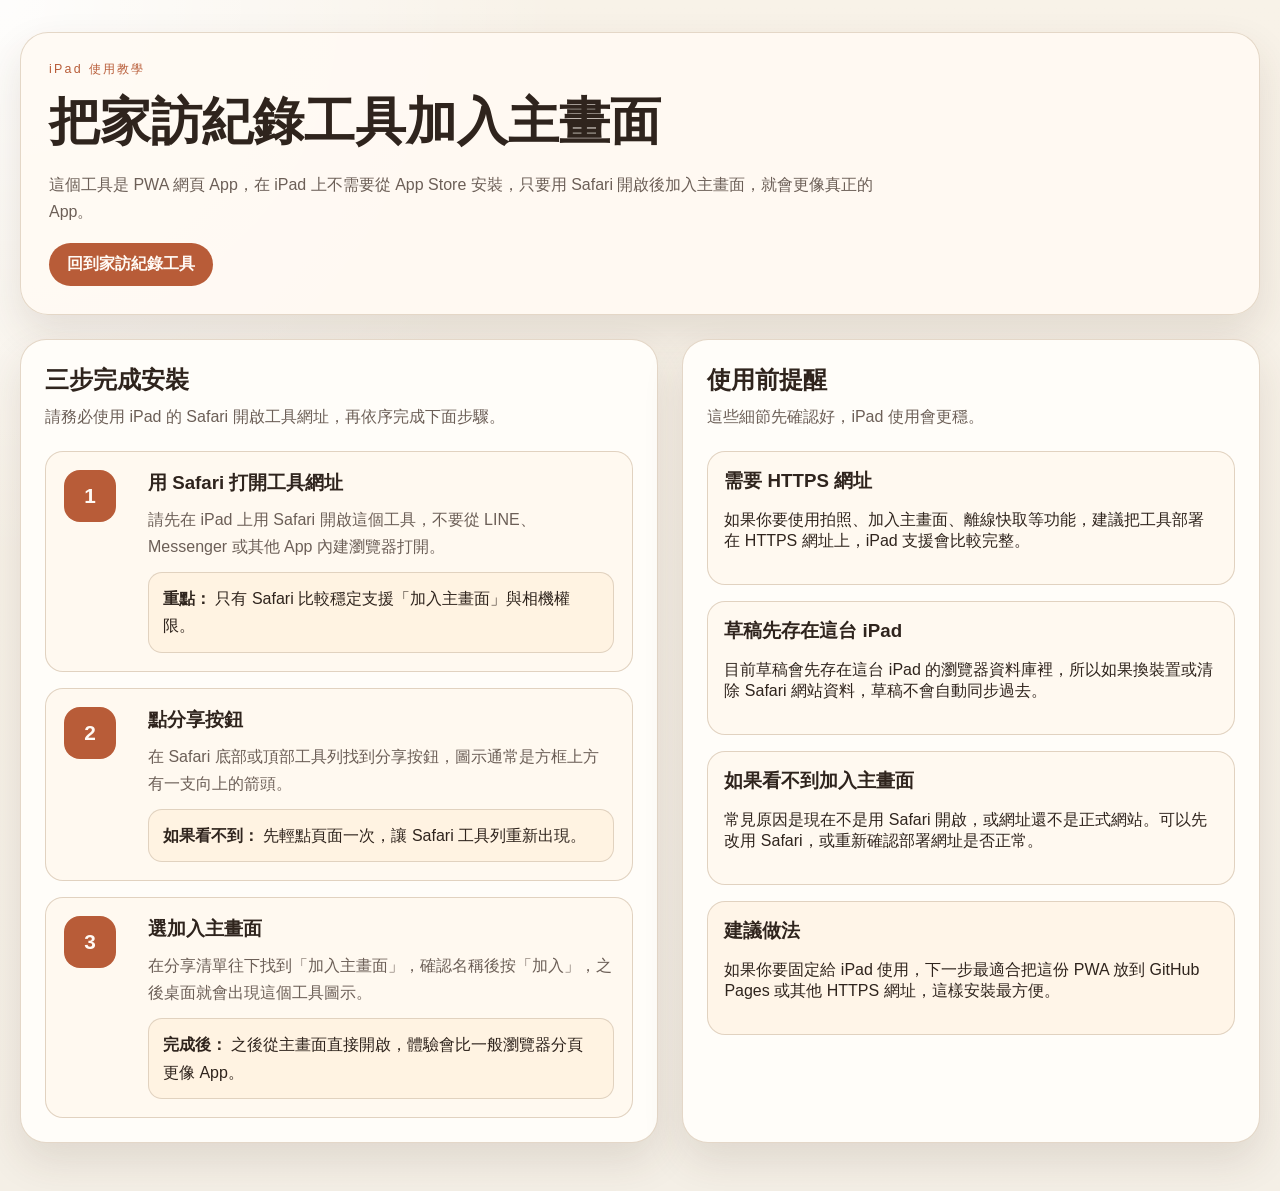
<file: docs/install.html>
<!-- 宣告這是一份 HTML5 文件。 -->
<!DOCTYPE html>
<!-- 設定網頁語系為繁體中文。 -->
<html lang="zh-Hant">
<!-- 開始網頁的標頭區塊。 -->
<head>
  <!-- 指定文字編碼為 UTF-8，避免中文亂碼。 -->
  <meta charset="UTF-8" />
  <!-- 讓手機與 iPad 使用正確縮放。 -->
  <meta name="viewport" content="width=device-width, initial-scale=1.0" />
  <!-- 提供搜尋摘要與分享說明。 -->
  <meta
    name="description"
    content="個管家訪紀錄工具 iPad 安裝教學，說明如何用 Safari 加入主畫面並像 App 一樣使用。"
  />
  <!-- 設定瀏覽器主題色。 -->
  <meta name="theme-color" content="#b85c38" />
  <!-- 讓 iPad / iPhone 可使用主畫面 App 模式。 -->
  <meta name="apple-mobile-web-app-capable" content="yes" />
  <!-- 設定主畫面 App 名稱。 -->
  <meta name="apple-mobile-web-app-title" content="家訪紀錄" />
  <!-- 設定 iOS 狀態列樣式。 -->
  <meta name="apple-mobile-web-app-status-bar-style" content="default" />
  <!-- 避免 iOS 自動把數字辨識成電話。 -->
  <meta name="format-detection" content="telephone=no" />
  <!-- 設定瀏覽器分頁標題。 -->
  <title>iPad 安裝教學｜個管家訪紀錄工具</title>
  <!-- 設定網站圖示。 -->
  <link rel="icon" type="image/svg+xml" href="./favicon.svg" />
  <!-- 提供 iPad / iPhone 主畫面圖示。 -->
  <link rel="apple-touch-icon" href="./favicon.svg" />
  <!-- 提供安裝到主畫面的網站設定。 -->
  <link rel="manifest" href="./manifest.webmanifest" />
  <!-- 載入共用樣式表。 -->
  <link rel="stylesheet" crossorigin href="./assets/styles.css">
</head>
<!-- 開始網頁主體內容。 -->
<body>
  <!-- 外層容器用來控制整體版面寬度。 -->
  <div class="page-shell">
    <!-- 頁首區塊顯示教學名稱與用途。 -->
    <header class="hero">
      <!-- 顯示小標籤。 -->
      <p class="hero__eyebrow">iPad 使用教學</p>
      <!-- 顯示主標題。 -->
      <h1>把家訪紀錄工具加入主畫面</h1>
      <!-- 說明這頁的用途。 -->
      <p class="hero__intro">
        這個工具是 PWA 網頁 App，在 iPad 上不需要從 App Store 安裝，只要用 Safari 開啟後加入主畫面，就會更像真正的 App。
      </p>
      <!-- 提供回到工具首頁的按鈕。 -->
      <div class="hero__actions">
        <!-- 返回主工具頁。 -->
        <a class="button button-link button--primary" href="./index.html">回到家訪紀錄工具</a>
      </div>
    </header>

    <!-- 主要教學內容區。 -->
    <main class="guide-layout">
      <!-- 左側卡片放安裝步驟。 -->
      <section class="panel">
        <!-- 顯示區塊標題。 -->
        <div class="panel__heading">
          <!-- 顯示教學標題。 -->
          <h2>三步完成安裝</h2>
          <!-- 說明安裝前提。 -->
          <p>請務必使用 iPad 的 Safari 開啟工具網址，再依序完成下面步驟。</p>
        </div>

        <!-- 安裝步驟卡片群組。 -->
        <div class="guide-stack">
          <!-- 第一步卡片。 -->
          <article class="guide-card">
            <!-- 顯示步驟號碼。 -->
            <div class="guide-card__number">1</div>
            <!-- 顯示步驟內容。 -->
            <div class="guide-card__content">
              <!-- 顯示步驟標題。 -->
              <h3>用 Safari 打開工具網址</h3>
              <!-- 顯示步驟說明。 -->
              <p>請先在 iPad 上用 Safari 開啟這個工具，不要從 LINE、Messenger 或其他 App 內建瀏覽器打開。</p>
              <!-- 顯示補充提醒。 -->
              <div class="guide-shot">
                <strong>重點：</strong>
                只有 Safari 比較穩定支援「加入主畫面」與相機權限。
              </div>
            </div>
          </article>

          <!-- 第二步卡片。 -->
          <article class="guide-card">
            <!-- 顯示步驟號碼。 -->
            <div class="guide-card__number">2</div>
            <!-- 顯示步驟內容。 -->
            <div class="guide-card__content">
              <!-- 顯示步驟標題。 -->
              <h3>點分享按鈕</h3>
              <!-- 顯示步驟說明。 -->
              <p>在 Safari 底部或頂部工具列找到分享按鈕，圖示通常是方框上方有一支向上的箭頭。</p>
              <!-- 顯示補充提醒。 -->
              <div class="guide-shot">
                <strong>如果看不到：</strong>
                先輕點頁面一次，讓 Safari 工具列重新出現。
              </div>
            </div>
          </article>

          <!-- 第三步卡片。 -->
          <article class="guide-card">
            <!-- 顯示步驟號碼。 -->
            <div class="guide-card__number">3</div>
            <!-- 顯示步驟內容。 -->
            <div class="guide-card__content">
              <!-- 顯示步驟標題。 -->
              <h3>選加入主畫面</h3>
              <!-- 顯示步驟說明。 -->
              <p>在分享清單往下找到「加入主畫面」，確認名稱後按「加入」，之後桌面就會出現這個工具圖示。</p>
              <!-- 顯示補充提醒。 -->
              <div class="guide-shot">
                <strong>完成後：</strong>
                之後從主畫面直接開啟，體驗會比一般瀏覽器分頁更像 App。
              </div>
            </div>
          </article>
        </div>
      </section>

      <!-- 右側卡片放補充提醒。 -->
      <section class="panel">
        <!-- 顯示區塊標題。 -->
        <div class="panel__heading">
          <!-- 顯示提醒標題。 -->
          <h2>使用前提醒</h2>
          <!-- 說明這一區的用途。 -->
          <p>這些細節先確認好，iPad 使用會更穩。</p>
        </div>

        <!-- 提醒卡片群組。 -->
        <div class="guide-stack">
          <!-- HTTPS 提醒卡片。 -->
          <article class="output-card">
            <!-- 顯示卡片標題。 -->
            <h3>需要 HTTPS 網址</h3>
            <!-- 顯示卡片內容。 -->
            <p>如果你要使用拍照、加入主畫面、離線快取等功能，建議把工具部署在 HTTPS 網址上，iPad 支援會比較完整。</p>
          </article>

          <!-- 草稿位置提醒卡片。 -->
          <article class="output-card">
            <!-- 顯示卡片標題。 -->
            <h3>草稿先存在這台 iPad</h3>
            <!-- 顯示卡片內容。 -->
            <p>目前草稿會先存在這台 iPad 的瀏覽器資料庫裡，所以如果換裝置或清除 Safari 網站資料，草稿不會自動同步過去。</p>
          </article>

          <!-- 常見問題卡片。 -->
          <article class="output-card">
            <!-- 顯示卡片標題。 -->
            <h3>如果看不到加入主畫面</h3>
            <!-- 顯示卡片內容。 -->
            <p>常見原因是現在不是用 Safari 開啟，或網址還不是正式網站。可以先改用 Safari，或重新確認部署網址是否正常。</p>
          </article>

          <!-- 行動提示卡片。 -->
          <article class="output-card output-card--note">
            <!-- 顯示卡片標題。 -->
            <h3>建議做法</h3>
            <!-- 顯示卡片內容。 -->
            <p>如果你要固定給 iPad 使用，下一步最適合把這份 PWA 放到 GitHub Pages 或其他 HTTPS 網址，這樣安裝最方便。</p>
          </article>
        </div>
      </section>
    </main>
  </div>
</body>
</html>
</file>
<file: docs/assets/styles.css>
:root{--bg-color:#f4efe6;--panel-color:#fffdf9;--text-color:#2f241d;--muted-color:#6c5f57;--accent-color:#b85c38;--accent-dark:#8d4226;--line-color:#decfbc;--shadow-color:0 18px 40px #4935251f}*{box-sizing:border-box}body{background:radial-gradient(circle at top left, #ffffffe0, transparent 32%), linear-gradient(180deg, #f8f2e8 0%, var(--bg-color) 100%);color:var(--text-color);margin:0;font-family:Noto Sans TC,Microsoft JhengHei,sans-serif}input,select,textarea,button{font:inherit}.page-shell{max-width:1440px;margin:0 auto;padding:32px 20px 48px}.hero{box-shadow:var(--shadow-color);background:#fffaf3e6;border:1px solid #decfbccc;border-radius:28px;padding:28px}.hero__eyebrow{letter-spacing:.18em;color:var(--accent-color);margin:0 0 10px;font-size:.78rem}.hero h1{margin:0;font-size:clamp(2rem,4vw,3.3rem)}.hero__intro{max-width:860px;color:var(--muted-color);margin:14px 0 0;line-height:1.7}.hero__actions{flex-wrap:wrap;gap:12px;margin-top:18px;display:flex}.layout{grid-template-columns:minmax(0,1.15fr) minmax(360px,.85fr);gap:24px;margin-top:24px;display:grid}.panel{background:var(--panel-color);box-shadow:var(--shadow-color);border:1px solid #decfbccc;border-radius:26px;padding:24px}.panel--output{max-height:calc(100vh - 32px);position:sticky;top:16px;overflow:auto}.panel__heading h2,.form-section h3,.output-card h3{margin:0}.panel__heading p,.section-note{color:var(--muted-color);margin:8px 0 0;line-height:1.65}.form-section{margin-top:26px}.field-grid{grid-template-columns:repeat(2,minmax(0,1fr));gap:16px;margin-top:16px;display:grid}.field-grid--single{grid-template-columns:minmax(0,1fr)}.field{flex-direction:column;gap:8px;display:flex}.field--full{grid-column:1/-1}.field>span{font-size:.95rem;font-weight:700}.choice-grid{grid-template-columns:repeat(auto-fit,minmax(180px,1fr));gap:14px;display:grid}.choice-item{cursor:pointer;background:linear-gradient(#fffaf4 0%,#fff4e8 100%);border:1px solid #decfbce6;border-radius:18px;grid-template-columns:28px minmax(0,1fr);align-items:center;gap:14px;min-height:78px;padding:16px 18px;transition:transform .18s,border-color .18s,box-shadow .18s,background .18s;display:grid}.choice-item input{block-size:20px;inline-size:20px;accent-color:var(--accent-color);margin:0}.choice-item span{word-break:keep-all;overflow-wrap:break-word;font-size:1rem;font-weight:700;line-height:1.35;display:block}.choice-item:hover{border-color:#b85c3873;transform:translateY(-1px)}.choice-item:has(input:checked){background:linear-gradient(#fff4ea 0%,#ffe9da 100%);border-color:#b85c3899;box-shadow:0 0 0 4px #b85c381a}.toggle-item{cursor:pointer;background:#fff8ef;border:1px dashed #b85c3847;border-radius:16px;grid-template-columns:28px minmax(0,1fr);align-items:center;gap:14px;margin-top:16px;padding:14px 16px;display:grid}.toggle-item input{block-size:20px;inline-size:20px;accent-color:var(--accent-color);margin:0}.toggle-item span{font-weight:700}.secondary-caregiver{border-top:1px solid #decfbccc;flex-direction:column;gap:12px;margin-top:16px;padding-top:16px;display:flex}.secondary-caregiver>span{font-size:.95rem;font-weight:700}.is-hidden{display:none}.draft-box,.sync-box{background:#fff9f0;border:1px solid #decfbce6;border-radius:18px;margin-top:16px;padding:16px}.sync-summary{background:#fffdf8;border:1px solid #decfbcb3;border-radius:16px;padding:14px 16px}.sync-mode-row{flex-wrap:wrap;align-items:center;gap:10px;margin:0;font-weight:700;display:flex}.mode-badge{color:var(--accent-dark);background:#f8e1cf;border-radius:999px;align-items:center;padding:6px 12px;display:inline-flex}.sync-status{color:var(--accent-dark);background:#f8e1cf73;border:1px solid #decfbce6;border-radius:14px;margin:10px 0 0;padding:12px 14px;line-height:1.7}.sync-status--info{color:var(--accent-dark);background:#f8e1cf73;border-color:#decfbce6}.sync-status--success{color:#24543a;background:#e3f4e8f2;border-color:#9fcbaaf2}.sync-status--error{color:#9b3f34;background:#ffefecf5;border-color:#e8afa5f5}.sync-next-step{color:var(--text-color);margin:12px 0 0;font-weight:700;line-height:1.6}.sync-steps{background:#fffdf8;border:1px dashed #decfbcf2;border-radius:16px;margin-top:14px;padding:14px 16px}.sync-steps__title{color:var(--accent-dark);margin:0;font-weight:700}.sync-step-list{gap:10px;margin:12px 0 0;padding:0;list-style:none;display:grid}.sync-step{color:var(--muted-color);background:#fcf7efe6;border:1px solid #e8ddcef2;border-radius:14px;padding:11px 12px;line-height:1.5}.sync-step.is-current{color:var(--accent-dark);background:#fbe2d0f2;border-color:#d6a487f2;font-weight:700}.sync-step.is-complete{color:#2f6446;background:#e9f6ecf2;border-color:#aed3b6f2}.sync-guide{background:#fffdf8;border:1px solid #e8ddcef2;border-radius:18px;margin-top:16px;padding:16px}.sync-guide h4{color:var(--accent-dark);margin:0;font-size:1rem}.sync-guide__intro{color:var(--muted-color);margin:10px 0 0;line-height:1.65}.sync-guide__list{gap:10px;margin:14px 0 0;padding-left:20px;line-height:1.7;display:grid}.sync-box code{color:var(--accent-dark);background:#f8e1cf73;border-radius:8px;padding:2px 6px;font-family:SFMono-Regular,Consolas,Liberation Mono,monospace}.code-textarea{background:#fffaf4;font-family:SFMono-Regular,Consolas,Liberation Mono,monospace;font-size:.92rem;line-height:1.7}.sync-actions--compact{margin-top:10px}.sync-actions{flex-wrap:wrap;gap:12px;margin-top:16px;display:flex}.sync-help{color:var(--muted-color);margin:14px 0 0;line-height:1.6}.sync-help--compact{margin-top:12px}.button.is-busy{cursor:progress}.draft-actions{flex-wrap:wrap;gap:12px;margin-bottom:16px;display:flex}.draft-status{color:var(--muted-color);margin:14px 0 0;line-height:1.6}.field input,.field select,.field textarea,.output-card textarea{border:1px solid var(--line-color);width:100%;color:var(--text-color);background:#fffdfb;border-radius:16px;padding:14px 16px;line-height:1.6}.field textarea,.output-card textarea{resize:vertical}.field input:focus,.field select:focus,.field textarea:focus,.output-card textarea:focus{border-color:var(--accent-color);outline:none;box-shadow:0 0 0 4px #b85c381f}.rating-grid{grid-template-columns:repeat(auto-fit,minmax(220px,1fr));gap:14px;margin-top:16px;display:grid}.rating-card{background:#fff9f0;border:1px solid #decfbce6;border-radius:18px;padding:14px}.rating-card label{margin-bottom:10px;font-weight:700;display:block}.check-grid{grid-template-columns:repeat(auto-fit,minmax(200px,1fr));gap:12px;margin-top:16px;display:grid}.check-item{background:#fff9f0;border:1px solid #decfbce6;border-radius:16px;align-items:flex-start;gap:10px;min-height:64px;padding:12px 14px;display:flex}.check-item input{block-size:18px;inline-size:18px;accent-color:var(--accent-color);margin-top:3px}.check-item span{word-break:keep-all;overflow-wrap:break-word;line-height:1.45}.photo-actions,.form-actions,.output-card__header{flex-wrap:wrap;align-items:center;gap:12px;display:flex}.photo-count{color:var(--muted-color)}.camera-box{background:#fff7eb;border:1px solid #decfbce6;border-radius:18px;margin-top:16px;padding:14px}#camera-preview{object-fit:cover;background:#e8ddd0;border-radius:14px;width:100%;min-height:220px}.camera-status{color:var(--muted-color);margin:10px 0 0;line-height:1.6}#capture-canvas,#photo-input{display:none}.photo-grid{grid-template-columns:repeat(auto-fit,minmax(160px,1fr));gap:14px;margin-top:16px;display:grid}.photo-card{background:#fff7eb;border:1px solid #decfbce6;border-radius:18px;padding:12px}.photo-card img{object-fit:cover;border-radius:14px;width:100%;height:140px;display:block}.photo-card p{color:var(--muted-color);word-break:break-word;margin:10px 0 0;font-size:.88rem}.button{cursor:pointer;white-space:nowrap;border:none;border-radius:999px;padding:11px 18px;font-weight:700}.button-link{justify-content:center;align-items:center;text-decoration:none;display:inline-flex}.button--primary{background:var(--accent-color);color:#fffaf5}.button--ghost,.button--small{color:var(--text-color);background:#f0e1cf}.button--small{padding:8px 14px}.button:disabled{opacity:.55;cursor:not-allowed}.output-stack{gap:16px;margin-top:18px;display:grid}.output-card{background:#fff9f0;border:1px solid #decfbce6;border-radius:18px;padding:16px}.output-card--note{background:#fff5e8}.guide-layout{grid-template-columns:minmax(0,1.05fr) minmax(320px,.95fr);gap:24px;margin-top:24px;display:grid}.guide-stack{gap:16px;margin-top:18px;display:grid}.guide-card{background:#fff9f0;border:1px solid #decfbce6;border-radius:18px;grid-template-columns:68px minmax(0,1fr);gap:16px;padding:18px;display:grid}.guide-card__number{background:var(--accent-color);color:#fffaf5;border-radius:16px;justify-content:center;align-items:center;width:52px;height:52px;font-size:1.3rem;font-weight:800;display:flex}.guide-card__content h3{margin:0}.guide-card__content p{color:var(--muted-color);margin:10px 0 0;line-height:1.7}.guide-shot{background:#fff3e2;border:1px solid #decfbce6;border-radius:14px;margin-top:12px;padding:12px 14px;line-height:1.7}#fixed-note{color:var(--muted-color);margin:10px 0 0;line-height:1.7}@media (width<=1080px){.layout,.guide-layout{grid-template-columns:minmax(0,1fr)}.panel--output{max-height:none;position:static}.choice-grid{grid-template-columns:repeat(3,minmax(0,1fr))}}@media (width<=720px){.page-shell{padding:16px 14px 32px}.field-grid,.guide-card{grid-template-columns:minmax(0,1fr)}.sync-mode-row{align-items:flex-start}.hero,.panel{border-radius:20px;padding:18px}.choice-grid{grid-template-columns:repeat(2,minmax(0,1fr))}.choice-item{min-height:70px}}@media (width<=520px){.choice-grid{grid-template-columns:minmax(0,1fr)}}.layout{grid-template-columns:minmax(0,1fr)}.panel__heading{margin-bottom:20px}.visit-form{gap:18px;display:grid}.visit-form .form-section{margin-top:0}.workflow-note{background:linear-gradient(135deg,#fff8ef 0%,#fff1e2 100%);border:1px solid #b85c3829;border-radius:24px;padding:18px}.workflow-note__text{margin:0;font-weight:700;line-height:1.7}.section-jump{flex-wrap:wrap;gap:10px;margin-top:14px;display:flex}.jump-link{color:var(--accent-dark);background:#ffffffb8;border:1px solid #b85c3826;border-radius:999px;align-items:center;padding:8px 14px;font-weight:700;text-decoration:none;display:inline-flex}.form-card{background:linear-gradient(#fffcf7fa 0%,#fff8eff5 100%);border:1px solid #decfbce6;border-radius:26px;box-shadow:0 16px 36px #49352514}.form-card--static{padding:22px}.form-card__summary{cursor:pointer;justify-content:space-between;align-items:flex-start;gap:16px;padding:22px;list-style:none;display:flex}.form-card__summary::-webkit-details-marker{display:none}.form-card--static .form-card__summary{cursor:default;padding:0 0 18px}details.form-card[open] .form-card__summary{border-bottom:1px solid #decfbcbf}.form-card__body{padding:0 22px 22px}.form-card__tag{color:var(--accent-dark);white-space:nowrap;background:#fbe2d0;border-radius:999px;align-items:center;padding:7px 12px;font-weight:700;display:inline-flex}.field-grid{grid-template-columns:minmax(0,1fr);gap:18px}.field-block{margin-top:18px}.field-hint{color:var(--muted-color);margin:0;line-height:1.65}.chip-grid{grid-template-columns:repeat(auto-fit,minmax(140px,1fr));gap:10px;margin-top:12px;display:grid}.chip-item{cursor:pointer;background:#fffdf8;border:1px solid #decfbce6;border-radius:16px;grid-template-columns:24px minmax(0,1fr);align-items:center;gap:10px;padding:12px 14px;transition:border-color .18s,background .18s,transform .18s;display:grid}.chip-item input{block-size:18px;inline-size:18px;accent-color:var(--accent-color);margin:0}.chip-item span{font-weight:700;line-height:1.35}.chip-item:has(input:checked){background:#fff1e2;border-color:#b85c3873;transform:translateY(-1px)}.choice-grid{grid-template-columns:repeat(auto-fit,minmax(150px,1fr))}.choice-item{grid-template-columns:22px minmax(0,1fr);min-height:66px;padding:14px 16px}.rating-grid{grid-template-columns:repeat(auto-fit,minmax(260px,1fr));gap:16px}.rating-card{background:#fffdf8;border:1px solid #decfbce6;border-radius:20px;flex-direction:column;gap:14px;padding:18px;display:flex}.rating-card__header{align-items:center;gap:10px;display:flex}.rating-card__code{text-align:center;min-width:44px;color:var(--accent-dark);background:#fbe2d0;border-radius:999px;padding:6px 10px;font-weight:700}.rating-card__title{margin:0;font-size:1.02rem}.rating-card__detail{border-top:1px dashed #decfbce6;padding-top:14px}.check-grid{grid-template-columns:repeat(auto-fit,minmax(180px,1fr))}.check-item{background:#fffdf8}.photo-actions,.draft-actions,.sync-actions,.form-actions--footer{gap:14px}.form-actions--footer{padding-top:6px}.panel--output{max-height:none;position:static}@media (width>=1320px){.layout{grid-template-columns:minmax(0,1.08fr) minmax(360px,.92fr)}.field-grid--desktop-2{grid-template-columns:repeat(2,minmax(0,1fr))}.panel--output{max-height:calc(100vh - 32px);position:sticky;top:16px;overflow:auto}}@media (width<=900px){.section-jump{gap:8px}.chip-grid{grid-template-columns:repeat(2,minmax(0,1fr))}.rating-grid{grid-template-columns:minmax(0,1fr)}}@media (width<=620px){.jump-link{padding:7px 11px}.chip-grid{grid-template-columns:minmax(0,1fr)}.form-card__summary{flex-direction:column}}
</file>
